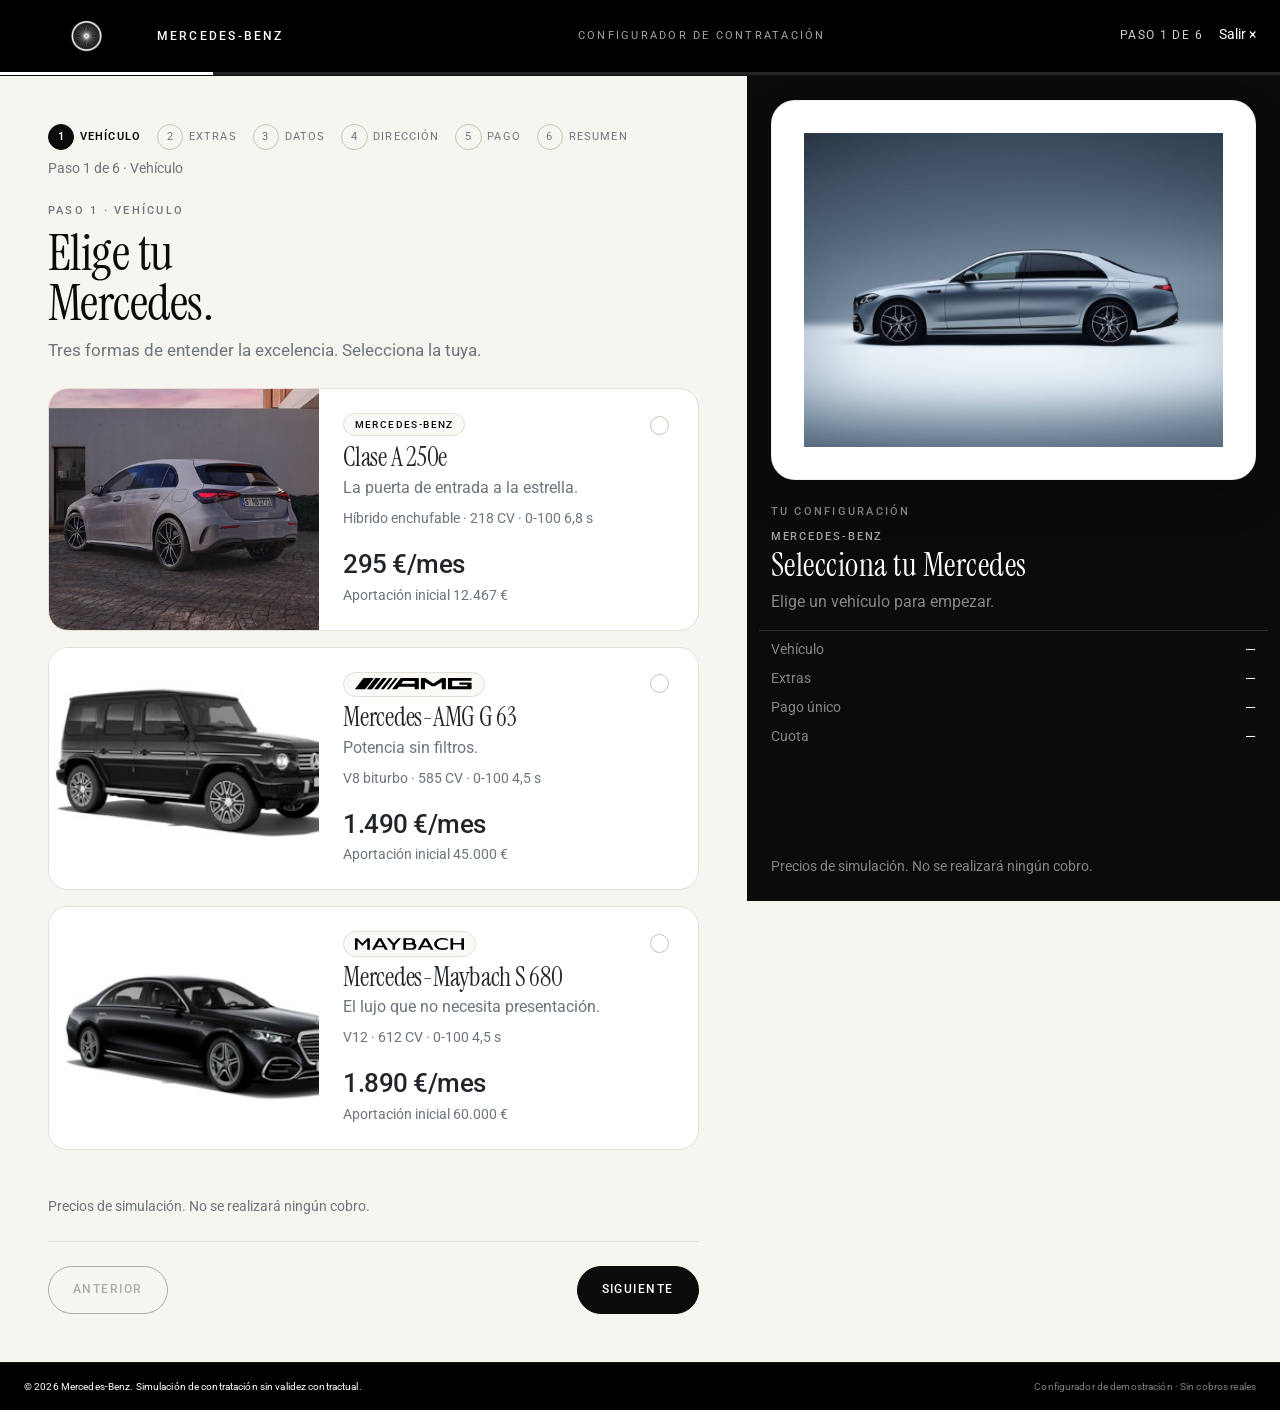
<file: contratacion.html>
<!DOCTYPE html>
<html lang="es">

<head>
    <meta charset="UTF-8">
    <meta name="viewport" content="width=device-width, initial-scale=1.0">
    <title>Configurador de contratación | Mercedes-Benz</title>
    <meta name="description"
        content="Configura y simula la contratación de tu Mercedes-Benz en seis pasos. Precios de simulación, sin cobros reales.">
    <link rel="icon" href="images/logo-140years.gif" type="image/gif">
    <link rel="stylesheet" href="css/bootstrap.min.css">
    <link rel="stylesheet" href="css/custom-css.css">
    <link rel="stylesheet" href="css/contratacion.css">
    <link rel="preconnect" href="https://fonts.googleapis.com">
    <link rel="preconnect" href="https://fonts.gstatic.com" crossorigin>
    <link
        href="https://fonts.googleapis.com/css2?family=Instrument+Serif:ital@0;1&family=Roboto:ital,wght@0,100..900;1,100..900&display=swap"
        rel="stylesheet">
</head>

<body class="config-page">

    <a class="visually-hidden-focusable" href="#contenidoConfigurador">Saltar al contenido</a>

    <noscript>
        <div class="alert alert-warning rounded-0 m-0 text-center">
            Este configurador necesita JavaScript para funcionar.
        </div>
    </noscript>

    <!-- =========================================================
         BARRA SUPERIOR DEL CONFIGURADOR
         ========================================================= -->
    <header class="config-header bg-black text-white sticky-top">
        <div class="config-header-inner d-flex align-items-center justify-content-between gap-3 px-3 px-lg-4">
            <a href="index.html"
                class="config-brand d-flex align-items-center gap-2 text-white text-decoration-none flex-shrink-0"
                aria-label="Volver a la home de Mercedes-Benz">
                <img src="images/logo-140years.gif" alt="Mercedes-Benz" class="config-brand-logo">
                <span class="config-brand-text d-none d-sm-inline">Mercedes-Benz</span>
            </a>

            <p class="config-header-title mb-0 d-none d-md-block">Configurador de contratación</p>

            <div class="config-header-meta d-flex align-items-center gap-3 flex-shrink-0">
                <span id="indicadorPasoTop" class="config-step-label text-uppercase small">Paso 1 de 6</span>
                <a href="index.html" class="config-exit text-white text-decoration-none small">
                    Salir <span aria-hidden="true">×</span>
                </a>
            </div>
        </div>

        <div class="config-progress progress" role="progressbar" aria-label="Progreso del formulario"
            aria-valuemin="1" aria-valuemax="6" aria-valuenow="1">
            <div id="barraProgreso" class="config-progress-bar progress-bar bg-white" style="width: 16.6667%"></div>
        </div>
    </header>

    <!-- =========================================================
         LAYOUT: CONTENIDO + SHOWROOM
         ========================================================= -->
    <main id="contenidoConfigurador" class="config-layout">
        <h1 class="visually-hidden">Configurador de contratación Mercedes-Benz</h1>

        <div class="row g-0">
            <!-- Columna izquierda: pasos y formulario -->
            <div class="col-12 col-xl-7 config-content">
                <div class="config-main px-3 px-md-4 px-xl-5 py-4 py-xl-5">

                    <!-- Stepper -->
                    <nav aria-label="Pasos del formulario" class="config-stepper mb-4">
                        <ol class="list-unstyled d-flex flex-wrap gap-2 gap-md-3 mb-2">
                            <li class="config-stepper-item is-active fw-semibold" data-paso-indicador="1"
                                aria-current="step">
                                <span class="config-stepper-num">1</span> Vehículo
                            </li>
                            <li class="config-stepper-item text-secondary" data-paso-indicador="2">
                                <span class="config-stepper-num">2</span> Extras
                            </li>
                            <li class="config-stepper-item text-secondary" data-paso-indicador="3">
                                <span class="config-stepper-num">3</span> Datos
                            </li>
                            <li class="config-stepper-item text-secondary" data-paso-indicador="4">
                                <span class="config-stepper-num">4</span> Dirección
                            </li>
                            <li class="config-stepper-item text-secondary" data-paso-indicador="5">
                                <span class="config-stepper-num">5</span> Pago
                            </li>
                            <li class="config-stepper-item text-secondary" data-paso-indicador="6">
                                <span class="config-stepper-num">6</span> Resumen
                            </li>
                        </ol>
                        <p id="indicadorPaso" class="small text-secondary mb-0" aria-live="polite">
                            Paso 1 de 6 · Vehículo
                        </p>
                    </nav>

                    <form id="formContratacion" class="config-form" novalidate>
                        <!-- Resumen de errores: lo rellena T10 -->
                        <div id="resumenErrores" class="alert alert-danger" role="alert" hidden></div>

                        <!-- =================================================
                             PASO 1: VEHÍCULO
                             ================================================= -->
                        <section class="config-step" id="paso-1" data-paso="1" aria-labelledby="titulo-paso-1">
                            <header class="config-step-header mb-4">
                                <p class="config-eyebrow text-uppercase small text-secondary mb-2">
                                    Paso 1 · Vehículo
                                </p>
                                <h2 id="titulo-paso-1" class="display-4 mb-2" tabindex="-1">Elige tu Mercedes.</h2>
                                <p class="config-lead text-secondary mb-0">
                                    Tres formas de entender la excelencia. Selecciona la tuya.
                                </p>
                            </header>

                            <fieldset class="config-fieldset mb-4">
                                <legend class="visually-hidden">Selecciona un vehículo</legend>

                                <div class="config-vehicle-list d-flex flex-column gap-3">

                                    <!-- Clase A 250e -->
                                    <div class="card-vehiculo card overflow-hidden position-relative">
                                        <div class="row g-0">
                                            <div class="col-sm-5 config-vehiculo-media">
                                                <img src="images/ClaseA250eSpecialEdition.jpg"
                                                    alt="Mercedes-Benz Clase A 250e"
                                                    class="w-100 h-100 object-fit-cover">
                                            </div>
                                            <div class="col-sm-7">
                                                <div class="card-body">
                                                    <div
                                                        class="d-flex justify-content-between align-items-start gap-3 mb-2">
                                                        <span class="badge card-vehiculo-badge">Mercedes-Benz</span>
                                                        <div class="form-check m-0">
                                                            <input class="form-check-input" type="radio"
                                                                name="producto" id="producto-clase-a"
                                                                value="clase-a-250e" data-linea="mercedes-benz"
                                                                data-modelo="Clase A 250e" data-precio-mensual="295"
                                                                data-precio-unico="12467"
                                                                data-imagen="images/ClaseA250eSpecialEdition.jpg"
                                                                data-tagline="La puerta de entrada a la estrella."
                                                                data-specs="Híbrido enchufable · 218 CV · 0-100 6,8 s"
                                                                data-alt="Mercedes-Benz Clase A 250e"
                                                                aria-describedby="error-producto">
                                                            <label class="form-check-label stretched-link"
                                                                for="producto-clase-a">
                                                                <span class="visually-hidden">Seleccionar Clase A
                                                                    250e</span>
                                                            </label>
                                                        </div>
                                                    </div>
                                                    <h3 class="h4 mb-1">Clase A 250e</h3>
                                                    <p class="text-secondary mb-2">La puerta de entrada a la
                                                        estrella.</p>
                                                    <p class="small text-secondary mb-3">
                                                        Híbrido enchufable · 218 CV · 0-100 6,8 s
                                                    </p>
                                                    <p class="config-vehiculo-precio mb-0"><strong>295 €/mes</strong>
                                                    </p>
                                                    <p class="small text-secondary mb-0">
                                                        Aportación inicial 12.467 €
                                                    </p>
                                                    <span class="card-vehiculo-estado" aria-hidden="true">Seleccionado</span>
                                                </div>
                                            </div>
                                        </div>
                                    </div>

                                    <!-- AMG G 63 -->
                                    <div class="card-vehiculo card overflow-hidden position-relative">
                                        <div class="row g-0">
                                            <div class="col-sm-5 config-vehiculo-media">
                                                <img src="images/coches/SUV&amp;Todoterreno2.jpg"
                                                    alt="Mercedes-AMG G 63" class="w-100 h-100 object-fit-cover">
                                            </div>
                                            <div class="col-sm-7">
                                                <div class="card-body">
                                                    <div
                                                        class="d-flex justify-content-between align-items-start gap-3 mb-2">
                                                        <span class="badge card-vehiculo-badge">
                                                            <img src="images/logo-amg.svg" alt="AMG" height="12">
                                                        </span>
                                                        <div class="form-check m-0">
                                                            <input class="form-check-input" type="radio"
                                                                name="producto" id="producto-amg" value="amg-g-63"
                                                                data-linea="amg" data-modelo="Mercedes-AMG G 63"
                                                                data-precio-mensual="1490" data-precio-unico="45000"
                                                                data-imagen="images/coches/SUV&amp;Todoterreno2.jpg"
                                                                data-tagline="Potencia sin filtros."
                                                                data-specs="V8 biturbo · 585 CV · 0-100 4,5 s"
                                                                data-alt="Mercedes-AMG G 63"
                                                                aria-describedby="error-producto">
                                                            <label class="form-check-label stretched-link"
                                                                for="producto-amg">
                                                                <span class="visually-hidden">Seleccionar
                                                                    Mercedes-AMG G 63</span>
                                                            </label>
                                                        </div>
                                                    </div>
                                                    <h3 class="h4 mb-1">Mercedes-AMG G 63</h3>
                                                    <p class="text-secondary mb-2">Potencia sin filtros.</p>
                                                    <p class="small text-secondary mb-3">
                                                        V8 biturbo · 585 CV · 0-100 4,5 s
                                                    </p>
                                                    <p class="config-vehiculo-precio mb-0"><strong>1.490
                                                            €/mes</strong></p>
                                                    <p class="small text-secondary mb-0">
                                                        Aportación inicial 45.000 €
                                                    </p>
                                                    <span class="card-vehiculo-estado" aria-hidden="true">Seleccionado</span>
                                                </div>
                                            </div>
                                        </div>
                                    </div>

                                    <!-- Maybach S 680 -->
                                    <div class="card-vehiculo card overflow-hidden position-relative">
                                        <div class="row g-0">
                                            <div class="col-sm-5 config-vehiculo-media">
                                                <img src="images/coches/Berlina1.jpg"
                                                    alt="Mercedes-Maybach S 680"
                                                    class="w-100 h-100 object-fit-cover">
                                            </div>
                                            <div class="col-sm-7">
                                                <div class="card-body">
                                                    <div
                                                        class="d-flex justify-content-between align-items-start gap-3 mb-2">
                                                        <span class="badge card-vehiculo-badge">
                                                            <img src="images/logo-maybach.svg" alt="Maybach"
                                                                height="12">
                                                        </span>
                                                        <div class="form-check m-0">
                                                            <input class="form-check-input" type="radio"
                                                                name="producto" id="producto-maybach"
                                                                value="maybach-s-680" data-linea="maybach"
                                                                data-modelo="Mercedes-Maybach S 680"
                                                                data-precio-mensual="1890" data-precio-unico="60000"
                                                                data-imagen="images/coches/Berlina1.jpg"
                                                                data-tagline="El lujo que no necesita presentación."
                                                                data-specs="V12 · 612 CV · 0-100 4,5 s"
                                                                data-alt="Mercedes-Maybach S 680"
                                                                aria-describedby="error-producto">
                                                            <label class="form-check-label stretched-link"
                                                                for="producto-maybach">
                                                                <span class="visually-hidden">Seleccionar
                                                                    Mercedes-Maybach S 680</span>
                                                            </label>
                                                        </div>
                                                    </div>
                                                    <h3 class="h4 mb-1">Mercedes-Maybach S 680</h3>
                                                    <p class="text-secondary mb-2">El lujo que no necesita
                                                        presentación.</p>
                                                    <p class="small text-secondary mb-3">
                                                        V12 · 612 CV · 0-100 4,5 s
                                                    </p>
                                                    <p class="config-vehiculo-precio mb-0"><strong>1.890
                                                            €/mes</strong></p>
                                                    <p class="small text-secondary mb-0">
                                                        Aportación inicial 60.000 €
                                                    </p>
                                                    <span class="card-vehiculo-estado" aria-hidden="true">Seleccionado</span>
                                                </div>
                                            </div>
                                        </div>
                                    </div>

                                </div>
                                <p class="campo-error" id="error-producto" aria-live="polite"></p>
                            </fieldset>

                            <p class="small text-secondary mb-0">
                                Precios de simulación. No se realizará ningún cobro.
                            </p>
                        </section>

                        <!-- =================================================
                             PASO 2: EXTRAS (T5)
                             ================================================= -->
                        <section class="config-step" id="paso-2" data-paso="2" aria-labelledby="titulo-paso-2" hidden>
                            <header class="config-step-header mb-4">
                                <p class="config-eyebrow text-uppercase small text-secondary mb-2">
                                    Paso 2 · Extras
                                </p>
                                <h2 id="titulo-paso-2" class="display-4 mb-2" tabindex="-1">Hazlo tuyo.</h2>
                                <p class="config-lead text-secondary mb-0">
                                    Añade solo lo que necesitas. Puedes cambiar de idea cuando quieras.
                                </p>
                            </header>
                            <div id="extrasAviso" class="extras-aviso" role="status" hidden></div>

                            <section class="extras-grupo" aria-labelledby="extras-servicios">
                                <h3 id="extras-servicios" class="extras-grupo-titulo">Servicios</h3>
                                <div class="row g-3">
                                    <div class="col-md-6">
                                        <label class="card-extra" for="extra-mantenimiento">
                                            <span class="card-extra-icono" aria-hidden="true">
                                                <svg xmlns="http://www.w3.org/2000/svg" viewBox="0 0 24 24"
                                                    fill="none" stroke="currentColor" stroke-width="1.5"
                                                    stroke-linecap="round" stroke-linejoin="round">
                                                    <path
                                                        d="M14.7 6.3a4 4 0 0 0-5.4 5.4L3 18l3 3 6.3-6.3a4 4 0 0 0 5.4-5.4l-2.8 2.8-2.5-.7-.7-2.5 2.8-2.8Z" />
                                                </svg>
                                            </span>
                                            <span class="card-extra-cuerpo">
                                                <span class="card-extra-titulo">Mantenimiento y neumáticos</span>
                                                <span class="card-extra-desc">Revisiones, mantenimiento y neumáticos
                                                    incluidos.</span>
                                                <span class="card-extra-precio">35 €/mes</span>
                                                <span class="card-extra-tipo">Recurrente</span>
                                            </span>
                                            <span class="card-extra-control">
                                                <input class="form-check-input" type="checkbox"
                                                    id="extra-mantenimiento" name="extras" value="mantenimiento"
                                                    data-nombre="Mantenimiento y neumáticos" data-precio-mensual="35"
                                                    data-precio-unico="0" data-tipo="mensual" disabled>
                                            </span>
                                        </label>
                                    </div>
                                    <div class="col-md-6">
                                        <label class="card-extra" for="extra-seguro">
                                            <span class="card-extra-icono" aria-hidden="true">
                                                <svg xmlns="http://www.w3.org/2000/svg" viewBox="0 0 24 24"
                                                    fill="none" stroke="currentColor" stroke-width="1.5"
                                                    stroke-linecap="round" stroke-linejoin="round">
                                                    <path d="M12 3l7 3v5c0 4.4-2.9 7.4-7 9-4.1-1.6-7-4.6-7-9V6l7-3Z" />
                                                    <path d="m9 12 2 2 4-4" />
                                                </svg>
                                            </span>
                                            <span class="card-extra-cuerpo">
                                                <span class="card-extra-titulo">Seguro a todo riesgo</span>
                                                <span class="card-extra-desc">Cobertura completa con franquicia
                                                    reducida.</span>
                                                <span class="card-extra-precio">45 €/mes</span>
                                                <span class="card-extra-tipo">Recurrente</span>
                                            </span>
                                            <span class="card-extra-control">
                                                <input class="form-check-input" type="checkbox" id="extra-seguro"
                                                    name="extras" value="seguro" data-nombre="Seguro a todo riesgo"
                                                    data-precio-mensual="45" data-precio-unico="0" data-tipo="mensual"
                                                    disabled>
                                            </span>
                                        </label>
                                    </div>
                                </div>
                            </section>

                            <section class="extras-grupo" aria-labelledby="extras-tecnologia-confort">
                                <h3 id="extras-tecnologia-confort" class="extras-grupo-titulo">Tecnología y confort</h3>
                                <div class="row g-3">
                                    <div class="col-md-6">
                                        <label class="card-extra" for="extra-wallbox">
                                            <span class="card-extra-icono" aria-hidden="true">
                                                <svg xmlns="http://www.w3.org/2000/svg" viewBox="0 0 24 24"
                                                    fill="none" stroke="currentColor" stroke-width="1.5"
                                                    stroke-linecap="round" stroke-linejoin="round">
                                                    <path d="M13 2 4 14h6l-1 8 9-12h-6l1-8Z" />
                                                </svg>
                                            </span>
                                            <span class="card-extra-cuerpo">
                                                <span class="card-extra-titulo">Wallbox y instalación</span>
                                                <span class="card-extra-desc">Cargador doméstico instalado en tu
                                                    plaza.</span>
                                                <span class="card-extra-precio">1.200 €</span>
                                                <span class="card-extra-tipo">Pago único</span>
                                                <span class="card-extra-nota">Solo disponible para Clase A 250e.</span>
                                            </span>
                                            <span class="card-extra-control">
                                                <input class="form-check-input" type="checkbox" id="extra-wallbox"
                                                    name="extras" value="wallbox" data-nombre="Wallbox y instalación"
                                                    data-precio-mensual="0" data-precio-unico="1200" data-tipo="unico"
                                                    data-requiere="clase-a-250e"
                                                    data-requiere-texto="Clase A 250e" disabled>
                                            </span>
                                        </label>
                                    </div>
                                    <div class="col-md-6">
                                        <label class="card-extra" for="extra-amg-night">
                                            <span class="card-extra-icono" aria-hidden="true">
                                                <svg xmlns="http://www.w3.org/2000/svg" viewBox="0 0 24 24"
                                                    fill="none" stroke="currentColor" stroke-width="1.5"
                                                    stroke-linecap="round" stroke-linejoin="round">
                                                    <path
                                                        d="m12 3 2.6 5.3 5.9.9-4.3 4.2 1 5.9-5.2-2.8-5.2 2.8 1-5.9L3.5 9.2l5.9-.9L12 3Z" />
                                                </svg>
                                            </span>
                                            <span class="card-extra-cuerpo">
                                                <span class="card-extra-titulo">Pack AMG Night</span>
                                                <span class="card-extra-desc">Detalles exteriores e interiores de
                                                    inspiración AMG.</span>
                                                <span class="card-extra-precio">1.500 €</span>
                                                <span class="card-extra-tipo">Pago único</span>
                                                <span class="card-extra-nota">Solo disponible para AMG G 63 · No
                                                    compatible con Pack Confort.</span>
                                            </span>
                                            <span class="card-extra-control">
                                                <input class="form-check-input" type="checkbox" id="extra-amg-night"
                                                    name="extras" value="pack-amg-night" data-nombre="Pack AMG Night"
                                                    data-precio-mensual="0" data-precio-unico="1500" data-tipo="unico"
                                                    data-requiere="amg-g-63" data-requiere-texto="Mercedes-AMG G 63"
                                                    data-incompatible="extra-confort" disabled>
                                            </span>
                                        </label>
                                    </div>
                                    <div class="col-md-6">
                                        <label class="card-extra" for="extra-chofer">
                                            <span class="card-extra-icono" aria-hidden="true">
                                                <svg xmlns="http://www.w3.org/2000/svg" viewBox="0 0 24 24"
                                                    fill="none" stroke="currentColor" stroke-width="1.5"
                                                    stroke-linecap="round" stroke-linejoin="round">
                                                    <circle cx="12" cy="8" r="3" />
                                                    <path d="M5 21a7 7 0 0 1 14 0" />
                                                </svg>
                                            </span>
                                            <span class="card-extra-cuerpo">
                                                <span class="card-extra-titulo">Pack Chófer</span>
                                                <span class="card-extra-desc">Asientos executive y experiencia
                                                    trasera premium.</span>
                                                <span class="card-extra-precio">2.500 €</span>
                                                <span class="card-extra-tipo">Pago único</span>
                                                <span class="card-extra-nota">Solo disponible para Maybach S 680.</span>
                                            </span>
                                            <span class="card-extra-control">
                                                <input class="form-check-input" type="checkbox" id="extra-chofer"
                                                    name="extras" value="pack-chofer" data-nombre="Pack Chófer"
                                                    data-precio-mensual="0" data-precio-unico="2500" data-tipo="unico"
                                                    data-requiere="maybach-s-680"
                                                    data-requiere-texto="Mercedes-Maybach S 680" disabled>
                                            </span>
                                        </label>
                                    </div>
                                    <div class="col-md-6">
                                        <label class="card-extra" for="extra-confort">
                                            <span class="card-extra-icono" aria-hidden="true">
                                                <svg xmlns="http://www.w3.org/2000/svg" viewBox="0 0 24 24"
                                                    fill="none" stroke="currentColor" stroke-width="1.5"
                                                    stroke-linecap="round" stroke-linejoin="round">
                                                    <path d="M5 11V8a3 3 0 0 1 3-3h8a3 3 0 0 1 3 3v3" />
                                                    <path d="M5 11h14v6a3 3 0 0 1-3 3H8a3 3 0 0 1-3-3v-6Z" />
                                                    <path d="M7 17h10" />
                                                </svg>
                                            </span>
                                            <span class="card-extra-cuerpo">
                                                <span class="card-extra-titulo">Pack Confort</span>
                                                <span class="card-extra-desc">Asientos ventilados, masaje y confort
                                                    adicional.</span>
                                                <span class="card-extra-precio">900 €</span>
                                                <span class="card-extra-tipo">Pago único</span>
                                                <span class="card-extra-nota">No compatible con Pack AMG Night.</span>
                                            </span>
                                            <span class="card-extra-control">
                                                <input class="form-check-input" type="checkbox" id="extra-confort"
                                                    name="extras" value="pack-confort" data-nombre="Pack Confort"
                                                    data-precio-mensual="0" data-precio-unico="900" data-tipo="unico"
                                                    data-incompatible="extra-amg-night" disabled>
                                            </span>
                                        </label>
                                    </div>
                                </div>
                            </section>

                            <p class="campo-error" id="error-extras" aria-live="polite"></p>

                            <div class="extras-resumen" aria-live="polite">
                                <p class="extras-resumen-titulo mb-1">Tu selección</p>
                                <p id="extrasResumenTexto" class="mb-0">Sin extras seleccionados.</p>
                            </div>
                        </section>

                        <!-- =================================================
                             PASO 3: DATOS PERSONALES (T6)
                             ================================================= -->
                        <section class="config-step" id="paso-3" data-paso="3" aria-labelledby="titulo-paso-3" hidden>
                            <header class="config-step-header mb-4">
                                <p class="config-eyebrow text-uppercase small text-secondary mb-2">
                                    Paso 3 · Datos
                                </p>
                                <h2 id="titulo-paso-3" class="display-4 mb-2" tabindex="-1">Cuéntanos quién eres.</h2>
                                <p class="config-lead text-secondary mb-0">
                                    Necesitamos tus datos para preparar la solicitud. Debes ser mayor de 18 años.
                                </p>
                            </header>
                            <div class="datos-panel">
                                <p class="config-eyebrow mb-3">Persona contratante</p>

                                <div class="row g-3 g-md-4">
                                    <div class="col-md-6">
                                        <div class="campo">
                                            <label class="campo-label" for="nombre">Nombre</label>
                                            <input class="campo-input" id="nombre" name="nombre" type="text"
                                                autocomplete="given-name" placeholder="Ana"
                                                aria-describedby="ayuda-nombre error-nombre" required>
                                            <p class="campo-help" id="ayuda-nombre">Tal como aparece en tu DNI.</p>
                                            <p class="campo-error" id="error-nombre" aria-live="polite"></p>
                                        </div>
                                    </div>
                                    <div class="col-md-6">
                                        <div class="campo">
                                            <label class="campo-label" for="apellidos">Apellidos</label>
                                            <input class="campo-input" id="apellidos" name="apellidos" type="text"
                                                autocomplete="family-name" placeholder="García López"
                                                aria-describedby="ayuda-apellidos error-apellidos" required>
                                            <p class="campo-help" id="ayuda-apellidos">Incluye los dos apellidos si los
                                                tienes.</p>
                                            <p class="campo-error" id="error-apellidos" aria-live="polite"></p>
                                        </div>
                                    </div>
                                    <div class="col-md-6">
                                        <div class="campo">
                                            <label class="campo-label" for="dni">DNI</label>
                                            <input class="campo-input" id="dni" name="dni" type="text"
                                                autocomplete="off" inputmode="text" maxlength="9"
                                                placeholder="12345678Z" aria-describedby="ayuda-dni error-dni" required>
                                            <p class="campo-help" id="ayuda-dni">8 cifras y letra de control.</p>
                                            <p class="campo-error" id="error-dni" aria-live="polite"></p>
                                        </div>
                                    </div>
                                    <div class="col-md-6">
                                        <div class="campo">
                                            <label class="campo-label" for="fechaNacimiento">Fecha de nacimiento</label>
                                            <input class="campo-input" id="fechaNacimiento" name="fechaNacimiento"
                                                type="date" autocomplete="bday"
                                                aria-describedby="ayuda-fechaNacimiento error-fechaNacimiento" required>
                                            <p class="campo-help" id="ayuda-fechaNacimiento">Debes tener al menos 18 años.
                                            </p>
                                            <p class="campo-error" id="error-fechaNacimiento" aria-live="polite"></p>
                                        </div>
                                    </div>
                                    <div class="col-md-6">
                                        <div class="campo">
                                            <label class="campo-label" for="email">Correo electrónico</label>
                                            <input class="campo-input" id="email" name="email" type="email"
                                                autocomplete="email" inputmode="email"
                                                placeholder="ana.garcia@example.com"
                                                aria-describedby="ayuda-email error-email" required>
                                            <p class="campo-help" id="ayuda-email">Te enviaremos la confirmación de la
                                                solicitud.</p>
                                            <p class="campo-error" id="error-email" aria-live="polite"></p>
                                        </div>
                                    </div>
                                    <div class="col-md-6">
                                        <div class="campo">
                                            <label class="campo-label" for="emailConfirmacion">Confirma tu correo</label>
                                            <input class="campo-input" id="emailConfirmacion" name="emailConfirmacion"
                                                type="email" autocomplete="email" inputmode="email"
                                                placeholder="ana.garcia@example.com"
                                                aria-describedby="ayuda-emailConfirmacion error-emailConfirmacion"
                                                required>
                                            <p class="campo-help" id="ayuda-emailConfirmacion">Debe coincidir con el correo
                                                anterior.</p>
                                            <p class="campo-error" id="error-emailConfirmacion" aria-live="polite"></p>
                                        </div>
                                    </div>
                                    <div class="col-md-6">
                                        <div class="campo">
                                            <label class="campo-label" for="telefono">Teléfono</label>
                                            <input class="campo-input" id="telefono" name="telefono" type="tel"
                                                autocomplete="tel" inputmode="tel" maxlength="15"
                                                placeholder="612 345 678"
                                                aria-describedby="ayuda-telefono error-telefono" required>
                                            <p class="campo-help" id="ayuda-telefono">9 cifras. Puedes usar espacios o el
                                                prefijo +34.</p>
                                            <p class="campo-error" id="error-telefono" aria-live="polite"></p>
                                        </div>
                                    </div>
                                    <div class="col-md-6 d-flex">
                                        <div class="datos-nota">
                                            <svg xmlns="http://www.w3.org/2000/svg" viewBox="0 0 24 24" width="20"
                                                height="20" fill="none" stroke="currentColor" stroke-width="1.5"
                                                stroke-linecap="round" stroke-linejoin="round" aria-hidden="true">
                                                <rect x="4" y="10" width="16" height="11" rx="2"></rect>
                                                <path d="M8 10V7a4 4 0 0 1 8 0v3"></path>
                                            </svg>
                                            <p class="mb-0">Tus datos se usan solo para esta simulación. No se envían a
                                                ningún servidor.</p>
                                        </div>
                                    </div>
                                </div>
                            </div>
                        </section>

                        <!-- =================================================
                             PASO 4: DIRECCIÓN (T7)
                             ================================================= -->
                        <section class="config-step" id="paso-4" data-paso="4" aria-labelledby="titulo-paso-4" hidden>
                            <header class="config-step-header mb-4">
                                <p class="config-eyebrow text-uppercase small text-secondary mb-2">
                                    Paso 4 · Dirección
                                </p>
                                <h2 id="titulo-paso-4" class="display-4 mb-2" tabindex="-1">
                                    ¿Dónde te llevamos tu Mercedes?
                                </h2>
                                <p class="config-lead text-secondary mb-0">
                                    Solo admitimos direcciones de España.
                                </p>
                            </header>
                            <div class="direccion-panel">
                                <div class="d-flex justify-content-between align-items-center gap-3 mb-3">
                                    <p class="config-eyebrow mb-0">Dirección de entrega</p>
                                    <span class="direccion-pais">Solo España</span>
                                </div>

                                <div class="row g-3 g-md-4">
                                    <div class="col-md-4">
                                        <div class="campo">
                                            <label class="campo-label" for="tipoVia">Tipo de vía</label>
                                            <select class="campo-select" id="tipoVia" name="tipoVia"
                                                autocomplete="off" aria-describedby="ayuda-tipoVia error-tipoVia"
                                                required>
                                                <option value="" selected disabled>Selecciona</option>
                                                <option value="Calle">Calle</option>
                                                <option value="Avenida">Avenida</option>
                                                <option value="Plaza">Plaza</option>
                                                <option value="Paseo">Paseo</option>
                                                <option value="Camino">Camino</option>
                                                <option value="Ronda">Ronda</option>
                                                <option value="Carretera">Carretera</option>
                                                <option value="Travesía">Travesía</option>
                                            </select>
                                            <p class="campo-help" id="ayuda-tipoVia">Calle, avenida, plaza...</p>
                                            <p class="campo-error" id="error-tipoVia" aria-live="polite"></p>
                                        </div>
                                    </div>
                                    <div class="col-md-8">
                                        <div class="campo">
                                            <label class="campo-label" for="nombreVia">Nombre de la vía</label>
                                            <input class="campo-input" id="nombreVia" name="nombreVia" type="text"
                                                autocomplete="address-line1" placeholder="Alcalá"
                                                aria-describedby="ayuda-nombreVia error-nombreVia" required>
                                            <p class="campo-help" id="ayuda-nombreVia">Sin incluir el número.</p>
                                            <p class="campo-error" id="error-nombreVia" aria-live="polite"></p>
                                        </div>
                                    </div>
                                    <div class="col-md-4">
                                        <div class="campo">
                                            <label class="campo-label" for="numero">Número</label>
                                            <input class="campo-input" id="numero" name="numero" type="text"
                                                autocomplete="off" inputmode="text" placeholder="50"
                                                aria-describedby="ayuda-numero error-numero" required>
                                            <p class="campo-help" id="ayuda-numero">Número o “s/n”.</p>
                                            <p class="campo-error" id="error-numero" aria-live="polite"></p>
                                        </div>
                                    </div>
                                    <div class="col-md-4">
                                        <div class="campo">
                                            <label class="campo-label" for="piso">Piso / puerta <span
                                                    class="campo-opcional">(opcional)</span></label>
                                            <input class="campo-input" id="piso" name="piso" type="text"
                                                autocomplete="address-line2" placeholder="3º B"
                                                aria-describedby="ayuda-piso error-piso">
                                            <p class="campo-help" id="ayuda-piso">Piso, puerta o escalera.</p>
                                            <p class="campo-error" id="error-piso" aria-live="polite"></p>
                                        </div>
                                    </div>
                                    <div class="col-md-4">
                                        <div class="campo">
                                            <label class="campo-label" for="codigoPostal">Código postal</label>
                                            <input class="campo-input" id="codigoPostal" name="codigoPostal"
                                                type="text" autocomplete="postal-code" inputmode="numeric"
                                                maxlength="5" placeholder="28014"
                                                aria-describedby="ayuda-codigoPostal error-codigoPostal" required>
                                            <p class="campo-help" id="ayuda-codigoPostal">5 cifras. El prefijo debe
                                                coincidir con la provincia.</p>
                                            <p class="campo-error" id="error-codigoPostal" aria-live="polite"></p>
                                        </div>
                                    </div>
                                    <div class="col-md-6">
                                        <div class="campo">
                                            <label class="campo-label" for="localidad">Localidad</label>
                                            <input class="campo-input" id="localidad" name="localidad" type="text"
                                                autocomplete="address-level2" placeholder="Madrid"
                                                aria-describedby="ayuda-localidad error-localidad" required>
                                            <p class="campo-help" id="ayuda-localidad">Municipio de la dirección.</p>
                                            <p class="campo-error" id="error-localidad" aria-live="polite"></p>
                                        </div>
                                    </div>
                                    <div class="col-md-6">
                                        <div class="campo">
                                            <label class="campo-label" for="provincia">Provincia</label>
                                            <select class="campo-select" id="provincia" name="provincia"
                                                autocomplete="address-level1"
                                                aria-describedby="ayuda-provincia error-provincia" required>
                                                <option value="" selected disabled>Selecciona una provincia</option>
                                                <option value="01">Álava</option>
                                                <option value="02">Albacete</option>
                                                <option value="03">Alicante</option>
                                                <option value="04">Almería</option>
                                                <option value="05">Ávila</option>
                                                <option value="06">Badajoz</option>
                                                <option value="07">Illes Balears</option>
                                                <option value="08">Barcelona</option>
                                                <option value="09">Burgos</option>
                                                <option value="10">Cáceres</option>
                                                <option value="11">Cádiz</option>
                                                <option value="12">Castellón</option>
                                                <option value="13">Ciudad Real</option>
                                                <option value="14">Córdoba</option>
                                                <option value="15">A Coruña</option>
                                                <option value="16">Cuenca</option>
                                                <option value="17">Girona</option>
                                                <option value="18">Granada</option>
                                                <option value="19">Guadalajara</option>
                                                <option value="20">Gipuzkoa</option>
                                                <option value="21">Huelva</option>
                                                <option value="22">Huesca</option>
                                                <option value="23">Jaén</option>
                                                <option value="24">León</option>
                                                <option value="25">Lleida</option>
                                                <option value="26">La Rioja</option>
                                                <option value="27">Lugo</option>
                                                <option value="28">Madrid</option>
                                                <option value="29">Málaga</option>
                                                <option value="30">Murcia</option>
                                                <option value="31">Navarra</option>
                                                <option value="32">Ourense</option>
                                                <option value="33">Asturias</option>
                                                <option value="34">Palencia</option>
                                                <option value="35">Las Palmas</option>
                                                <option value="36">Pontevedra</option>
                                                <option value="37">Salamanca</option>
                                                <option value="38">Santa Cruz de Tenerife</option>
                                                <option value="39">Cantabria</option>
                                                <option value="40">Segovia</option>
                                                <option value="41">Sevilla</option>
                                                <option value="42">Soria</option>
                                                <option value="43">Tarragona</option>
                                                <option value="44">Teruel</option>
                                                <option value="45">Toledo</option>
                                                <option value="46">Valencia</option>
                                                <option value="47">Valladolid</option>
                                                <option value="48">Bizkaia</option>
                                                <option value="49">Zamora</option>
                                                <option value="50">Zaragoza</option>
                                                <option value="51">Ceuta</option>
                                                <option value="52">Melilla</option>
                                            </select>
                                            <p class="campo-help" id="ayuda-provincia">Debe coincidir con el prefijo del
                                                código postal.</p>
                                            <p class="campo-error" id="error-provincia" aria-live="polite"></p>
                                        </div>
                                    </div>
                                </div>
                            </div>
                        </section>

                        <!-- =================================================
                             PASO 5: PAGO (T8)
                             ================================================= -->
                        <section class="config-step" id="paso-5" data-paso="5" aria-labelledby="titulo-paso-5" hidden>
                            <header class="config-step-header mb-4">
                                <p class="config-eyebrow text-uppercase small text-secondary mb-2">
                                    Paso 5 · Pago
                                </p>
                                <h2 id="titulo-paso-5" class="display-4 mb-2" tabindex="-1">Elige cómo pagar.</h2>
                                <p class="config-lead text-secondary mb-0">
                                    Domiciliación bancaria o tarjeta simulada. No se realizará ningún cargo.
                                </p>
                            </header>
                            <fieldset class="pago-metodos">
                                <legend class="visually-hidden">Método de pago</legend>
                                <div class="row g-3">
                                    <div class="col-md-6">
                                        <label class="pago-opcion" for="metodoDomiciliacion">
                                            <span class="pago-opcion-icono" aria-hidden="true">
                                                <svg xmlns="http://www.w3.org/2000/svg" viewBox="0 0 24 24" width="22"
                                                    height="22" fill="none" stroke="currentColor" stroke-width="1.5"
                                                    stroke-linecap="round" stroke-linejoin="round">
                                                    <path d="M3 10h18"></path>
                                                    <path d="M5 10V7l7-4 7 4v3"></path>
                                                    <path d="M5 10v9h14v-9"></path>
                                                    <path d="M9 19v-5h6v5"></path>
                                                </svg>
                                            </span>
                                            <span class="pago-opcion-cuerpo">
                                                <span class="pago-opcion-titulo">Domiciliación bancaria</span>
                                                <span class="pago-opcion-desc">Cargo mensual en tu cuenta.</span>
                                            </span>
                                            <span class="pago-opcion-control">
                                                <input class="form-check-input" type="radio" name="metodoPago"
                                                    id="metodoDomiciliacion" value="domiciliacion" checked>
                                            </span>
                                        </label>
                                    </div>
                                    <div class="col-md-6">
                                        <label class="pago-opcion" for="metodoTarjeta">
                                            <span class="pago-opcion-icono" aria-hidden="true">
                                                <svg xmlns="http://www.w3.org/2000/svg" viewBox="0 0 24 24" width="22"
                                                    height="22" fill="none" stroke="currentColor" stroke-width="1.5"
                                                    stroke-linecap="round" stroke-linejoin="round">
                                                    <rect x="3" y="5" width="18" height="14" rx="2"></rect>
                                                    <path d="M3 10h18"></path>
                                                    <path d="M7 15h3"></path>
                                                </svg>
                                            </span>
                                            <span class="pago-opcion-cuerpo">
                                                <span class="pago-opcion-titulo">Tarjeta</span>
                                                <span class="pago-opcion-desc">Tarjeta simulada, sin cobros
                                                    reales.</span>
                                            </span>
                                            <span class="pago-opcion-control">
                                                <input class="form-check-input" type="radio" name="metodoPago"
                                                    id="metodoTarjeta" value="tarjeta">
                                            </span>
                                        </label>
                                    </div>
                                </div>
                            </fieldset>

                            <p class="campo-error" id="error-metodoPago" aria-live="polite"></p>

                            <div id="pagoDomiciliacion" class="pago-panel mt-4" role="group"
                                aria-labelledby="tituloPagoDomiciliacion">
                                <h3 id="tituloPagoDomiciliacion" class="pago-panel-titulo">Datos de la domiciliación</h3>
                                <div class="row g-3 g-md-4">
                                    <div class="col-md-6">
                                        <div class="campo">
                                            <label class="campo-label" for="titularCuenta">Titular de la cuenta</label>
                                            <input class="campo-input" id="titularCuenta" name="titularCuenta"
                                                type="text" autocomplete="name" placeholder="Ana García López"
                                                aria-describedby="ayuda-titularCuenta error-titularCuenta" required>
                                            <p class="campo-help" id="ayuda-titularCuenta">Tal como aparece en la cuenta.
                                            </p>
                                            <p class="campo-error" id="error-titularCuenta" aria-live="polite"></p>
                                        </div>
                                    </div>
                                    <div class="col-md-6">
                                        <div class="campo">
                                            <label class="campo-label" for="iban">IBAN</label>
                                            <input class="campo-input" id="iban" name="iban" type="text"
                                                autocomplete="off" inputmode="text" maxlength="34"
                                                placeholder="ES91 2100 0418 4502 0005 1332"
                                                aria-describedby="ayuda-iban error-iban" required>
                                            <p class="campo-help" id="ayuda-iban">IBAN español: ES + 22 cifras. Puedes
                                                usar espacios.</p>
                                            <p class="campo-error" id="error-iban" aria-live="polite"></p>
                                        </div>
                                    </div>
                                </div>
                                <p class="pago-nota">No se realizará ningún cargo. Esta es una simulación.</p>
                            </div>

                            <div id="pagoTarjeta" class="pago-panel mt-4" role="group"
                                aria-labelledby="tituloPagoTarjeta" hidden>
                                <h3 id="tituloPagoTarjeta" class="pago-panel-titulo">Datos de la tarjeta</h3>

                                <div class="tarjeta-simulada mb-4" aria-hidden="true">
                                    <div class="d-flex justify-content-between align-items-start">
                                        <img src="images/logo-140years.gif" alt=""
                                            class="tarjeta-simulada-logo">
                                        <span class="tarjeta-simulada-chip"></span>
                                    </div>
                                    <p class="tarjeta-simulada-numero" id="tarjetaVisualNumero">•••• •••• •••• ••••</p>
                                    <div class="tarjeta-simulada-pie">
                                        <span id="tarjetaVisualTitular">TITULAR</span>
                                        <span id="tarjetaVisualCaducidad">MM/AA</span>
                                    </div>
                                </div>

                                <div class="row g-3 g-md-4">
                                    <div class="col-md-6">
                                        <div class="campo">
                                            <label class="campo-label" for="titularTarjeta">Titular de la tarjeta</label>
                                            <input class="campo-input" id="titularTarjeta" name="titularTarjeta"
                                                type="text" autocomplete="cc-name" placeholder="Ana García López"
                                                aria-describedby="ayuda-titularTarjeta error-titularTarjeta" required
                                                disabled>
                                            <p class="campo-help" id="ayuda-titularTarjeta">Tal como aparece en la
                                                tarjeta.</p>
                                            <p class="campo-error" id="error-titularTarjeta" aria-live="polite"></p>
                                        </div>
                                    </div>
                                    <div class="col-md-6">
                                        <div class="campo">
                                            <label class="campo-label" for="numeroTarjeta">Número de tarjeta</label>
                                            <input class="campo-input" id="numeroTarjeta" name="numeroTarjeta"
                                                type="text" autocomplete="cc-number" inputmode="numeric"
                                                maxlength="19" placeholder="4242 4242 4242 4242"
                                                aria-describedby="ayuda-numeroTarjeta error-numeroTarjeta" required
                                                disabled>
                                            <p class="campo-help" id="ayuda-numeroTarjeta">16 cifras. Tarjeta simulada.
                                            </p>
                                            <p class="campo-error" id="error-numeroTarjeta" aria-live="polite"></p>
                                        </div>
                                    </div>
                                    <div class="col-md-6">
                                        <div class="campo">
                                            <label class="campo-label" for="caducidad">Caducidad</label>
                                            <input class="campo-input" id="caducidad" name="caducidad" type="text"
                                                autocomplete="cc-exp" inputmode="numeric" maxlength="5"
                                                placeholder="MM/AA" aria-describedby="ayuda-caducidad error-caducidad"
                                                required disabled>
                                            <p class="campo-help" id="ayuda-caducidad">Formato MM/AA, no anterior al mes
                                                actual.</p>
                                            <p class="campo-error" id="error-caducidad" aria-live="polite"></p>
                                        </div>
                                    </div>
                                    <div class="col-md-6">
                                        <div class="campo">
                                            <label class="campo-label" for="cvv">CVV</label>
                                            <input class="campo-input" id="cvv" name="cvv" type="text"
                                                autocomplete="cc-csc" inputmode="numeric" maxlength="3"
                                                placeholder="123" aria-describedby="ayuda-cvv error-cvv" required
                                                disabled>
                                            <p class="campo-help" id="ayuda-cvv">3 cifras del reverso de la tarjeta.</p>
                                            <p class="campo-error" id="error-cvv" aria-live="polite"></p>
                                        </div>
                                    </div>
                                </div>
                                <p class="pago-nota">Simulación: no se realizará ningún cargo.</p>
                            </div>
                        </section>

                        <!-- =================================================
                             PASO 6: RESUMEN Y CONFIRMACIÓN (T9)
                             ================================================= -->
                        <section class="config-step" id="paso-6" data-paso="6" aria-labelledby="titulo-paso-6" hidden>
                            <header class="config-step-header mb-4">
                                <p class="config-eyebrow text-uppercase small text-secondary mb-2">
                                    Paso 6 · Resumen
                                </p>
                                <h2 id="titulo-paso-6" class="display-4 mb-2" tabindex="-1">Revisa y confirma.</h2>
                                <p class="config-lead text-secondary mb-0">
                                    Comprueba tu configuración antes de enviar la solicitud.
                                </p>
                            </header>
                            <div class="resumen-bloque">
                                <div class="resumen-bloque-header">
                                    <h3 class="resumen-bloque-titulo">Vehículo</h3>
                                    <button type="button" class="resumen-editar" data-ir-a="1">Editar</button>
                                </div>
                                <div id="resumenProducto"></div>
                            </div>

                            <div class="resumen-bloque">
                                <div class="resumen-bloque-header">
                                    <h3 class="resumen-bloque-titulo">Extras</h3>
                                    <button type="button" class="resumen-editar" data-ir-a="2">Editar</button>
                                </div>
                                <div id="resumenExtras"></div>
                            </div>

                            <div class="resumen-bloque">
                                <div class="resumen-bloque-header">
                                    <h3 class="resumen-bloque-titulo">Datos personales</h3>
                                    <button type="button" class="resumen-editar" data-ir-a="3">Editar</button>
                                </div>
                                <div id="resumenDatos"></div>
                            </div>

                            <div class="resumen-bloque">
                                <div class="resumen-bloque-header">
                                    <h3 class="resumen-bloque-titulo">Dirección</h3>
                                    <button type="button" class="resumen-editar" data-ir-a="4">Editar</button>
                                </div>
                                <div id="resumenDireccion"></div>
                            </div>

                            <div class="resumen-bloque">
                                <div class="resumen-bloque-header">
                                    <h3 class="resumen-bloque-titulo">Pago</h3>
                                    <button type="button" class="resumen-editar" data-ir-a="5">Editar</button>
                                </div>
                                <div id="resumenPago"></div>
                            </div>

                            <div class="resumen-bloque">
                                <div class="resumen-bloque-header">
                                    <h3 class="resumen-bloque-titulo">Total de la simulación</h3>
                                </div>
                                <div id="desglosePrecios">
                                    <div class="desglose">
                                        <div>
                                            <span class="desglose-label">Hoy pagas</span>
                                            <span class="desglose-cifra" id="totalHoy">—</span>
                                        </div>
                                        <div>
                                            <span class="desglose-label">Cada mes</span>
                                            <span class="desglose-cifra" id="totalMensual">—</span>
                                        </div>
                                    </div>
                                    <dl class="mb-0">
                                        <div class="resumen-fila">
                                            <dt>Aportación inicial</dt>
                                            <dd id="lineaAportacion">—</dd>
                                        </div>
                                        <div class="resumen-fila">
                                            <dt>Extras de pago único</dt>
                                            <dd id="lineaExtrasUnicos">—</dd>
                                        </div>
                                        <div class="resumen-fila">
                                            <dt>Cuota mensual</dt>
                                            <dd id="lineaCuota">—</dd>
                                        </div>
                                        <div class="resumen-fila">
                                            <dt>Extras mensuales</dt>
                                            <dd id="lineaExtrasMensuales">—</dd>
                                        </div>
                                    </dl>
                                    <p class="desglose-nota">Los pagos únicos y las cuotas se muestran por separado.
                                        Precios de simulación.</p>
                                </div>
                            </div>

                            <div class="resumen-bloque">
                                <div class="resumen-bloque-header">
                                    <h3 class="resumen-bloque-titulo">Antes de confirmar</h3>
                                </div>
                                <p class="resumen-legal-intro">Debes aceptar las dos primeras casillas para enviar la
                                    solicitud.</p>

                                <div class="legal-check">
                                    <input class="form-check-input" type="checkbox" id="aceptoCondiciones"
                                        name="aceptoCondiciones" required
                                        aria-describedby="error-aceptoCondiciones">
                                    <div class="legal-check-texto">
                                        <label class="form-check-label" for="aceptoCondiciones">Acepto las condiciones de
                                            contratación.</label>
                                        <a href="#" class="legal-check-enlace" data-bs-toggle="modal"
                                            data-bs-target="#modalCondiciones">Leer condiciones</a>
                                        <p class="campo-error" id="error-aceptoCondiciones" aria-live="polite"></p>
                                    </div>
                                </div>

                                <div class="legal-check">
                                    <input class="form-check-input" type="checkbox" id="aceptoPrivacidad"
                                        name="aceptoPrivacidad" required aria-describedby="error-aceptoPrivacidad">
                                    <div class="legal-check-texto">
                                        <label class="form-check-label" for="aceptoPrivacidad">Acepto la política de
                                            privacidad.</label>
                                        <a href="#" class="legal-check-enlace" data-bs-toggle="modal"
                                            data-bs-target="#modalPrivacidad">Leer privacidad</a>
                                        <p class="campo-error" id="error-aceptoPrivacidad" aria-live="polite"></p>
                                    </div>
                                </div>

                                <div class="legal-check">
                                    <input class="form-check-input" type="checkbox" id="aceptoComercial"
                                        name="aceptoComercial">
                                    <div class="legal-check-texto">
                                        <label class="form-check-label" for="aceptoComercial">Acepto recibir
                                            comunicaciones comerciales (opcional).</label>
                                    </div>
                                </div>
                            </div>
                        </section>

                        <!-- Navegación -->
                        <div
                            class="config-actions d-flex justify-content-between align-items-center gap-3 mt-4 pt-4 border-top">
                            <button type="button" id="btnAnterior"
                                class="btn btn-outline-dark rounded-pill px-4 btn-config btn-config-outline" disabled>
                                Anterior
                            </button>
                            <button type="button" id="btnSiguiente"
                                class="btn btn-dark rounded-pill px-4 btn-config">
                                Siguiente
                            </button>
                            <button type="button" id="btnConfirmar"
                                class="btn btn-dark rounded-pill px-4 btn-config" hidden>
                                Confirmar solicitud
                            </button>
                        </div>
                    </form>
                </div>
            </div>

            <!-- Columna derecha: showroom -->
            <aside class="col-12 col-xl-5 config-showroom bg-dark text-white p-3 p-xl-4"
                aria-label="Resumen de tu configuración">
                <div class="config-showroom-stage d-flex align-items-center justify-content-center mb-4">
                    <img id="showroomImagen" src="images/welcomehome.jpg"
                        alt="Mercedes-Benz de perfil en estudio" class="img-fluid">
                </div>

                <p class="config-eyebrow text-uppercase small text-white-50 mb-2">Tu configuración</p>
                <p id="showroomLinea" class="config-showroom-linea mb-1">Mercedes-Benz</p>
                <h2 id="showroomModelo" class="h3 mb-2" aria-live="polite">Selecciona tu Mercedes</h2>
                <p id="showroomTagline" class="text-white-50 mb-2">Elige un vehículo para empezar.</p>
                <p id="showroomSpecs" class="config-showroom-specs text-white-50 mb-4" hidden></p>

                <dl class="row small mb-4">
                    <dt class="col-6 fw-normal text-white-50">Vehículo</dt>
                    <dd id="showroomVehiculo" class="col-6 text-end mb-2">—</dd>
                    <dt class="col-6 fw-normal text-white-50">Extras</dt>
                    <dd id="showroomExtras" class="col-6 text-end mb-2">—</dd>
                    <dt class="col-6 fw-normal text-white-50">Pago único</dt>
                    <dd id="showroomPagoUnico" class="col-6 text-end mb-2">—</dd>
                    <dt class="col-6 fw-normal text-white-50">Cuota</dt>
                    <dd id="showroomCuota" class="col-6 text-end mb-0">—</dd>
                </dl>

                <p class="small text-white-50 mb-0">
                    Precios de simulación. No se realizará ningún cobro.
                </p>
            </aside>
        </div>
    </main>

    <!-- =========================================================
         PIE LEGAL MÍNIMO
         ========================================================= -->
    <footer class="config-footer bg-black text-white py-3">
        <div
            class="container-fluid px-3 px-lg-4 d-flex flex-column flex-md-row justify-content-between gap-2 small">
            <p class="mb-0">© 2026 Mercedes-Benz. Simulación de contratación sin validez contractual.</p>
            <p class="mb-0 text-white-50">Configurador de demostración · Sin cobros reales</p>
        </div>
    </footer>

    <!-- Modales legales de demostración -->
    <div class="modal fade" id="modalCondiciones" tabindex="-1" aria-labelledby="modalCondicionesLabel"
        aria-hidden="true">
        <div class="modal-dialog modal-lg modal-dialog-scrollable">
            <div class="modal-content">
                <div class="modal-header">
                    <h2 class="modal-title" id="modalCondicionesLabel">Condiciones de contratación</h2>
                    <button type="button" class="btn-close" data-bs-dismiss="modal" aria-label="Cerrar"></button>
                </div>
                <div class="modal-body">
                    <p>Este texto es una demostración para la Práctica 2 de Desarrollo de Interfaces. La solicitud
                        no tiene validez contractual y no se realizará ningún cobro.</p>
                    <p>La simulación utiliza datos y precios ficticios. La confirmación representa una solicitud
                        registrada en la demostración, no una contratación real.</p>
                    <p>El vehículo, los extras, la forma de pago y los importes mostrados son orientativos y pueden
                        cambiar antes de la confirmación.</p>
                </div>
                <div class="modal-footer">
                    <button type="button" class="btn-config btn-config-outline" data-bs-dismiss="modal">Cerrar</button>
                </div>
            </div>
        </div>
    </div>

    <div class="modal fade" id="modalPrivacidad" tabindex="-1" aria-labelledby="modalPrivacidadLabel"
        aria-hidden="true">
        <div class="modal-dialog modal-lg modal-dialog-scrollable">
            <div class="modal-content">
                <div class="modal-header">
                    <h2 class="modal-title" id="modalPrivacidadLabel">Política de privacidad</h2>
                    <button type="button" class="btn-close" data-bs-dismiss="modal" aria-label="Cerrar"></button>
                </div>
                <div class="modal-body">
                    <p>Los datos introducidos se utilizan únicamente en esta simulación local y no se envían a
                        ningún servidor.</p>
                    <p>No se comparten con terceros ni se utilizan para comunicaciones reales. La casilla de
                        comunicaciones comerciales es opcional.</p>
                    <p>Esta política es un texto de demostración y no sustituye a una política de privacidad real.</p>
                </div>
                <div class="modal-footer">
                    <button type="button" class="btn-config btn-config-outline" data-bs-dismiss="modal">Cerrar</button>
                </div>
            </div>
        </div>
    </div>

    <script src="js/bootstrap.bundle.min.js"></script>
    <script src="js/contratacion.js"></script>
    <script src="js/precios.js"></script>
    <script src="js/vehiculo.js"></script>
    <script src="js/extras.js"></script>
    <script src="js/datos.js"></script>
    <script src="js/direccion.js"></script>
    <script src="js/pago.js"></script>
    <script src="js/resumen.js"></script>
    <script src="js/validaciones.js"></script>
    <script src="js/envio.js"></script>
</body>

</html>
</file>
<file: css/custom-css.css>
/* =========================================================
   1. NAVBAR: padding responsive
   ========================================================= */
.nav-padding-responsive {
  padding: 1.5rem 1.6rem;
}

@media (min-width: 992px) {
  .nav-padding-responsive {
    padding: 1.4rem 6.75rem;
  }
}

.navbar>.container-fluid {
  position: relative;
}

/* Se extrae del flujo con position absolute para que el ancho del bloque izquierdo o derecho nunca lo desplace. */
.nav-center {
  position: absolute;
  left: 50%;
  top: 50%;
  transform: translate(-50%, -50%);
  z-index: 1;
}

.logo-mercedes {
  height: 42px;
  width: auto;
  display: block;
}

/* Bloques laterales equilibrados */
.nav-left,
.nav-right {
  flex: 1 1 0;
  min-width: 0;
}

/* =========================================================
   3. ENLACES Y SEPARACIÓN
   ========================================================= */
.nav-link {
  font-size: 0.95rem;
  letter-spacing: 0.3px;
  padding: 0.5rem 0.25rem;
  transition: opacity 0.2s ease;
}

.nav-link:hover {
  opacity: 0.7;
}

/* Separación del menú principal (escritorio) */
.menu-principal {
  column-gap: 1.25rem;
}

@media (min-width: 1200px) {
  .menu-principal {
    column-gap: 2rem;
  }
}

@media (min-width: 1400px) {
  .menu-principal {
    column-gap: 2.75rem;
  }
}

/* Iconos de la derecha */
.nav-icono {
  color: #fff;
  display: inline-flex;
  align-items: center;
  transition: opacity 0.2s ease;
}

.nav-icono:hover {
  color: #fff;
  opacity: 0.7;
}

.navbar-toggler {
  padding: 0.25rem;
}

.navbar-toggler:focus {
  box-shadow: none;
}

/* =========================================================
   4. MENÚ MÓVIL: offcanvas blanco a pantalla completa
   ========================================================= */
.menu-mercedes {
  --bs-offcanvas-width: 100%;
  --bs-offcanvas-bg: #fff;
  --bs-offcanvas-color: #1a1a1a;
  --bs-offcanvas-padding-x: 0;
  --bs-offcanvas-padding-y: 0;
}

.menu-mercedes .offcanvas-header {
  padding: 1.5rem 1.75rem 0.5rem;
}

.menu-mercedes .offcanvas-body {
  padding: 0 1.75rem 1.5rem;
}

.times-new-roman {
  font-family: Georgia, "Times New Roman", serif;
}

/* Buscador */
.menu-buscador input {
  border: 1px solid #b7b7b7;
  border-radius: 0.35rem;
  padding: 0.85rem 3.25rem 0.85rem 1rem;
  font-size: 1rem;
  color: #1a1a1a;
}

.menu-buscador input::placeholder {
  color: #8a8a8a;
}

.menu-buscador input:focus {
  border-color: #1a1a1a;
  box-shadow: none;
}

.menu-buscador-icono {
  position: absolute;
  right: 1rem;
  top: 50%;
  transform: translateY(-50%);
  color: #1a1a1a;
  pointer-events: none;
}

/* =========================================================
   5. HERO
   ========================================================= */

/* Móvil: la imagen heromobile.jpg (1:1) se muestra a su proporción natural.
   Escritorio: la imagen mantiene su proporción (sin ampliarse) y el espacio
   que sobra bajo ella queda negro, nunca blanco. */
@media (min-width: 992px) {
  .hero-img {
    height: auto;
    max-height: calc(100vh - 4.9375rem);
    object-position: center;
    transform: scale(1.07);
  }

  .hero-contenido {
    position: absolute;
    inset: 0;
  }
}

/* Sombra inferior en móvil: funde la imagen con el fondo negro */
.hero-sombra {
  background: linear-gradient(to top,
      rgba(0, 0, 0, 0.8) 0%,
      rgba(0, 0, 0, 0.45) 16%,
      rgba(0, 0, 0, 0.15) 34%,
      rgba(0, 0, 0, 0) 55%);
  pointer-events: none;
}

/* Escritorio: sombra más intensa desde la esquina inferior izquierda,
   oscurecimiento de la parte izquierda que se funde con el header
   y borde inferior fundido con el fondo negro */
@media (min-width: 992px) {
  .hero-sombra {
    background:
      linear-gradient(to top,
        rgba(0, 0, 0, 1) 0%,
        rgba(0, 0, 0, 0.6) 4%,
        rgba(0, 0, 0, 0) 10%),
      linear-gradient(to right,
        rgba(0, 0, 0, 0.95) 0%,
        rgba(0, 0, 0, 0.55) 10%,
        rgba(0, 0, 0, 0.22) 22%,
        rgba(0, 0, 0, 0) 38%),
      radial-gradient(120% 130% at 0% 100%,
        rgba(0, 0, 0, 0.98) 0%,
        rgba(0, 0, 0, 0.55) 14%,
        rgba(0, 0, 0, 0.15) 32%,
        rgba(0, 0, 0, 0) 52%);
  }
}

/* Mismo padding lateral que el navbar para alinear los textos */
.hero-caja {
  padding-left: 1.6rem;
  padding-right: 1.6rem;
}

@media (min-width: 992px) {
  .hero-caja {
    padding-left: 2rem;
    padding-right: 2rem;
  }
}

@media (min-width: 1200px) {
  .hero-caja {
    padding-left: 4rem;
    padding-right: 4rem;
  }
}

@media (min-width: 1400px) {
  .hero-caja {
    padding-left: 6.5rem;
    padding-right: 6.5rem;
  }
}

/* Tamaños tipográficos fluidos que no cubren las utilidades de Bootstrap */
.hero-titulo {
  font-family: 'Instrument Serif', serif;
  font-weight: 200;
  letter-spacing: 0.5px;
  font-size: clamp(1.95rem, 3.5vw, 3.9rem);
  line-height: 1.08;
}

.hero-sub {
  font-size: clamp(0.95rem, 1.1vw, 1.25rem);
}

/* Punto medio entre los paddings de Bootstrap (px-4 / px-5, py-2 / py-3) */
.hero-btn {
  padding: 0.75rem 2.5rem;
}

h1, h2, h3, h4, h5, h6,
.h1, .h2, .h3, .h4, .h5, .h6 {
  font-family: 'Instrument Serif', serif;
  font-weight: 200;
  letter-spacing: 0.5px;
}

/* Ajuste específico para que las tarjetas no fuercen negrita excesiva */
.card-recommendation h3 {
  font-family: 'Instrument Serif', serif;
  font-weight: 400;
  font-size: 1.75rem;
}

/* Altura base para móvil y sin bordes */
.card-recommendation {
  height: 420px;
  position: relative;
  border: none;
}

/* La imagen ocupa siempre todo el contenedor sin deformarse */
.card-recommendation .card-img {
  height: 100%;
  width: 100%;
  object-fit: cover;
}

/* Degradado inferior para que se lea el texto y los botones */
.card-recommendation .card-img-overlay {
  background: linear-gradient(
    to bottom,
    transparent 0%,
    transparent 50%,
    rgba(0, 0, 0, 0.5) 65%,
    #000000 82%,
    #000000 100%
  );
}

/* Altura en ordenador (a partir de 992px) */
@media (min-width: 992px) {
  .card-recommendation {
    height: 480px;
  }
}

/* Zoom suave y rápido en la imagen */
.card-recommendation .card-img {
  transition: transform 0.35s ease-out;
  will-change: transform;
}

.card-recommendation:hover .card-img {
  transform: scale(1.04);
}

/* Botón azul: se oscurece solo un pelín */
.card-recommendation .btn-primary {
  background-color: #0073e6;
  border-color: #0073e6;
  transition: background-color 0.2s ease, border-color 0.2s ease;
}

.card-recommendation .btn-primary:hover {
  background-color: #005fbd;
  border-color: #005fbd;
}

/* Enlace "Configúralo": línea visible tenue que se tonifica y engorda hacia la derecha */
.link-mercedes {
  position: relative;
  text-decoration: none !important;
  color: #ffffff;
  display: inline-block;
  padding-bottom: 3px;
}

/* 1. Línea base ya visible (fina y translúcida) */
.link-mercedes::before {
  content: "";
  position: absolute;
  left: 0;
  bottom: 0;
  width: 100%;
  height: 1px;
  background-color: rgba(255, 255, 255, 0.45);
}

/* 2. Capa que recorre de izquierda a derecha tonificando y engordando la línea */
.link-mercedes::after {
  content: "";
  position: absolute;
  left: 0;
  bottom: 0;
  width: 0%;
  height: 2px;
  background-color: #ffffff;
  transition: width 0.3s ease;
}

.link-mercedes:hover::after {
  width: 100%;
}

/* =========================================================
   6. SELECTOR FLOTANTE DE MARCA
   ========================================================= */
/* Contenedor en flujo normal: solo centra la píldora y la superpone
   media píldora sobre el hero. El anclaje arriba lo hace JS con
   .selector-marca-dock (sticky da problemas en some móviles). */
.selector-marca-wrapper {
  position: relative;
  z-index: 1030;
  display: flex;
  justify-content: center;
  /* Mitad de la píldora sobre el hero: queda en la línea divisoria */
  margin-top: -1.75rem;
  margin-bottom: 1.5rem;
  /* El hueco vacío no bloquea clics a los elementos de debajo */
  pointer-events: none;
}

.selector-marca {
  pointer-events: auto;
  display: flex;
  align-items: center;
  gap: 0.25rem;
  background-color: #fff;
  border: 1px solid #e5e5e5;
  border-radius: 999px;
  padding: 0.2rem;
  box-shadow: 0 2px 10px rgba(0, 0, 0, 0.08);
}

/* Estado anclado arriba: la fija JS al hacer scroll (ver final del body) */
.selector-marca-dock {
  position: fixed;
  top: 1.25rem;
  left: 50%;
  transform: translateX(-50%);
}

.selector-marca-item {
  display: flex;
  align-items: center;
  height: 2.9rem;
  padding: 0 1.6rem;
  border: none;
  border-radius: 999px;
  background-color: transparent;
  color: #1a1a1a;
  font-size: 1rem;
  font-family: inherit;
  white-space: nowrap;
  text-decoration: none;
  transition: background-color 0.2s ease;
}

/* Los SVG no traen tamaño propio: fijamos ancho y autura de cada logo */
.selector-marca-item img {
  height: 1.6rem;
  width: 5.5rem;
  display: block;
}

.selector-marca-item img[src*="amg"] {
  width: 5.2rem;
  height: 1.9rem;
}

.selector-marca-item:hover {
  background-color: #f2f2f2;
}

/* Versión móvil: píldora más estrecha para que no se salga de pantalla */
@media (max-width: 575.98px) {
  .selector-marca {
    max-width: calc(100% - 2rem);
    gap: 0.15rem;
  }

  .selector-marca-item {
    height: 2.6rem;
    padding: 0 1rem;
    font-size: 0.9rem;
  }

  .selector-marca-item img {
    width: 4.4rem;
  }

  .selector-marca-item img[src*="amg"] {
    width: 4.4rem;
    height: 1.7rem;
  }
}

/* Pestaña activa: píldora negra con texto blanco en serif tipo Mercedes */
.selector-marca-item.activo {
  background-color: #000;
  color: #fff;
  font-family: 'Instrument Serif', serif;
  font-weight: 200;
  letter-spacing: 0.5px;
}

/* Título en móvil: visible y proporcionado */
.title-recomendaciones {
  font-size: 2.2rem; /* ~35px */
}

/* Título en ordenador: imponente y grande como en Mercedes */
@media (min-width: 992px) {
  .title-recomendaciones {
    font-size: 3rem;
    letter-spacing: 1px;
  }
}

/* =========================================================
   6. GAMA MERCEDES-BENZ
   ========================================================= */

/* Título de la sección */
.title-gama {
  font-size: 2.3rem;
}

@media (min-width: 992px) {
  .title-gama {
    font-size: 3rem;
    letter-spacing: 0.5px;
  }
}

/* Botones de la sección */
.btn-gama {
  --bs-btn-color: #000;
  font-size: 1.05rem;
  font-weight: 600;
  padding: 0.55rem 1.75rem;
}

/* Separación vertical entre filas: deja aire para los coches que sobresalen */
.row-gama {
  --bs-gutter-y: 4rem;
  margin-top: 3rem;
}

/* Nombre de la gama dentro de la tarjeta */
.card-gama-nombre {
  font-size: 1.75rem;
}

@media (min-width: 1200px) {
  .card-gama-nombre {
    font-size: 2.1rem;
  }
}

/* Tarjeta: gradiente plateado (arriba izquierda) a blanco (abajo derecha) */
.card-gama {
  position: relative;
  min-height: 100px;
  background: linear-gradient(135deg, #dee3e7 0%, #f1f4f6 50%, #ffffff 100%);
}

@media (min-width: 1200px) {
  .card-gama {
    min-height: 110px;
  }
}

/* Coche: situado a la derecha, sobresale por arriba de la tarjeta.
   multiply funde el fondo blanco del JPG con el gradiente de la tarjeta */
.card-gama-img {
  position: absolute;
  right: 1rem;
  bottom: 30%;
  height: 122%;
  width: auto;
  mix-blend-mode: multiply;
}

/* En móvil y tablet el coche es mucho más grande y se extiende hacia la izquierda */
@media (max-width: 991.98px) {
  .row-gama {
    margin-top: 4rem;
  }

  .card-gama-img {
    right: 0.5rem;
    bottom: 18%;
    height: 165%;
  }
}

/* Frames 2-6 de la animación: apilados en la misma posición, ocultos por JS */
.card-gama-frame {
  opacity: 0;
  will-change: opacity;
}

/* =========================================================
   7. FOOTER
   ========================================================= */

/* Volver arriba */
.footer-volver-arriba {
  color: #e6e6e6;
  font-size: 0.9rem;
  transition: opacity 0.2s ease;
}

.footer-volver-arriba:hover {
  color: #fff;
  opacity: 0.7;
}

/* Newsletter: marco visible solo en escritorio (en móvil no se dibuja) */
.footer-newsletter {
  border: none;
}

@media (min-width: 992px) {
  .footer-newsletter {
    border: 1px solid rgba(255, 255, 255, 0.15);
    border-radius: 4px;
  }
}

.footer-newsletter-titulo {
  font-family: 'Roboto', sans-serif;
  font-weight: 700;
  font-size: 1.1rem;
}

.footer-newsletter-sub {
  color: #b7b7b7;
  font-size: 1.05rem;
}

/* Botón Suscribirme: ancho completo en móvil, contenido y a la derecha en PC */
.footer-btn-suscribirme {
  width: 100%;
  padding: 0.75rem 2.5rem;
  font-size: 1rem;
  letter-spacing: 0.3px;
}

@media (min-width: 768px) {
  .footer-btn-suscribirme {
    width: auto;
  }
}

/* Títulos de columna: sans bold como en Mercedes (no la serif global) */
.footer-titulo {
  font-family: 'Roboto', sans-serif;
  font-weight: 700;
  font-size: 1.05rem;
  letter-spacing: 0;
  line-height: 1.3;
  margin-bottom: 1.4rem;
}

@media (min-width: 1200px) {
  .footer-titulo {
    font-size: 1.2rem;
  }
}

/* Enlaces de las columnas */
.footer-enlaces li {
  margin-bottom: 0.95rem;
}

.footer-enlaces li:last-child {
  margin-bottom: 0;
}

.footer-enlaces a {
  color: #ffffff;
  text-decoration: none;
  font-size: 0.95rem;
  line-height: 1.4;
  transition: opacity 0.2s ease;
}

.footer-enlaces a:hover {
  color: #fff;
  text-decoration: underline;
  opacity: 0.8;
}

/* Subfooter: móvil = columna con redes arriba y documentos debajo a la izquierda.
   --bs-border-color redefinido porque el gris por defecto de BS no se ve sobre negro */
.footer-sub {
  --bs-border-color: rgba(255, 255, 255, 0.15);
  flex-direction: column;
  align-items: flex-start;
  gap: 1.75rem;
  padding: 2rem 0 3rem;
}

.footer-redes {
  order: -1;
  gap: 1.75rem;
}

.footer-red {
  color: #fff;
  display: inline-flex;
  align-items: center;
  justify-content: center;
  transition: opacity 0.2s ease;
}

/* Iconos de redes un poco más grandes (sobrescriben el width/height del SVG) */
.footer-red svg {
  width: 1.75rem;
  height: 1.75rem;
}

.footer-red:hover {
  color: #fff;
  opacity: 0.7;
}

/* Documentos apilados en una sola columna a la izquierda */
.footer-docs {
  flex-direction: column;
  align-items: flex-start;
  gap: 1rem;
  width: 100%;
}

.footer-doc-item {
  color: #ffffff;
  font-size: 0.95rem;
  text-decoration: none;
  line-height: 1.4;
}

a.footer-doc-item:hover {
  color: #fff;
  text-decoration: underline;
  opacity: 0.8;
}

/* Escritorio: documentos fluyendo en varias filas + redes a la derecha */
@media (min-width: 768px) {
  .footer-sub {
    flex-direction: row;
    align-items: center;
    justify-content: space-between;
    gap: 2rem;
    padding: 2.5rem 0 4rem;
  }

  .footer-redes {
    order: 0;
    flex-shrink: 0;
    margin-left: auto;
  }

  .footer-docs {
    flex-direction: row;
    flex-wrap: wrap;
    align-items: center;
    column-gap: 1.75rem;
    row-gap: 1.35rem;
    width: auto;
    max-width: calc(100% - 12rem);
  }
}
/* =========================================================
   8. NUESTRAS OFERTAS DESTACADAS
   ========================================================= */

/* Tarjeta: borde y esquinas suaves, rellena toda la columna */
.card-oferta {
  background-color: #fff;
  border: 1px solid rgba(0, 0, 0, 0.08);
  overflow: hidden;
}

/* Cuarta tarjeta: sin imagen, mismo blanco que el resto */
.card-oferta-alt {
  background-color: #fff;
}

/* Imagen: ocupa el ancho y cubre recortando si la foto es m?s alta */
.card-oferta-img {
  display: block;
  aspect-ratio: 16 / 10;
  object-fit: cover;
}

/* Cuerpo: flexible para que la nota y el bot?n queden al fondo */
.card-oferta-body {
  padding: 1.4rem 1.5rem 1.5rem;
}

/* T?tulo: sans-serif en negrita (anula la serif global de h3) */
.card-oferta-titulo {
  font-family: Roboto, sans-serif;
  font-weight: 700;
  font-size: 1.2rem;
  letter-spacing: 0;
}

/* Precio y aportaci?n inicial */
.card-oferta-precio {
  font-family: Roboto, sans-serif;
  font-weight: 700;
  font-size: 1.05rem;
}

/* Listas de equipamiento */
.oferta-lista {
  padding-left: 1.35rem;
}

.oferta-lista li {
  font-family: Roboto, sans-serif;
  font-weight: 700;
  font-size: 0.95rem;
  margin-bottom: 0.35rem;
}

/* Nota legal: se pega al bot?n con el margen autom?tico superior */
.oferta-nota {
  font-family: Roboto, sans-serif;
  font-weight: 700;
  font-size: 0.95rem;
}

/* P?rrafo de la cuarta tarjeta */
.card-oferta-parrafo {
  font-family: Roboto, sans-serif;
  font-size: 1rem;
}

/* Referencia peque?a en azul (a, b, c, d) */
.oferta-ref {
  color: #0d6efd;
  font-weight: 700;
  margin-left: 0.15rem;
}

/* Bot?n de las tarjetas: ancho completo y azul */
.card-oferta .btn-oferta {
  display: block;
  width: 100%;
  border: none;
  border-radius: 0.6rem;
  background-color: #2e6ef2;
  color: #fff;
  font-weight: 700;
  padding: 0.75rem 1rem;
  transition: background-color 0.2s ease;
}

.card-oferta .btn-oferta:hover {
  background-color: #1d5ae0;
  color: #fff;
}

/* =========================================================
   9. BANNERS PROMOCIONALES (CAE / Welcome Home)
   ========================================================= */

/* En escritorio: imagen y texto cada uno a la mitad, centrados;
   en m?vil: apilados */
.banner-promo .promo-img {
  width: 100%;
}

@media (min-width: 992px) {
  .banner-promo .promo-img {
    width: 50%;
    height: auto;
    border-radius: 0.5rem;
  }
}

/* El texto respeta el hueco que sobra */
.promo-texto {
  padding: 1.5rem 1.5rem 0;
}

@media (min-width: 992px) {
  .promo-texto {
    flex: 1 1 50%;
    padding: 0 2.5rem 2.5rem;
  }
}

/* T?tulo grande serif y p?rrafo normal */
.promo-titulo {
  font-size: clamp(2rem, 4vw, 3rem);
  font-weight: 200;
  line-height: 1.15;
  margin-bottom: 1.5rem;
}

.promo-parrafo {
  font-family: Roboto, sans-serif;
  margin-bottom: 2.5rem;
}

/* Bot?n azul en p?ldora, igual que el resto de la web */
.btn-promo {
  display: inline-block;
  background-color: #2e6ef2;
  color: #fff;
  font-weight: 700;
  border: none;
  border-radius: 999px;
  padding: 0.85rem 1.75rem;
  transition: background-color 0.2s ease;
}

.btn-promo:hover {
  background-color: #1d5ae0;
  color: #fff;
}

/* =========================================================
   10. SERVICIO POSVENTA Y ACCESORIOS
   ========================================================= */

/* Título de la tarjeta: sans-serif en negrita (anula la serif global de h3) */
.card-servicio-titulo {
  font-family: Roboto, sans-serif;
  font-weight: 700;
  font-size: 1.2rem;
  letter-spacing: 0;
}

/* Párrafo descriptivo */
.card-servicio-parrafo {
  font-family: Roboto, sans-serif;
  font-size: 1.05rem;
  line-height: 1.5;
}

/* Botón "Más información": píldora con borde gris y fondo transparente */
.btn-mas-info {
  display: inline-block;
  border: 1px solid #b7b7b7;
  border-radius: 999px;
  background-color: transparent;
  color: #1a1a1a;
  font-size: 1rem;
  font-weight: 700;
  padding: 0.55rem 1.75rem;
  transition: background-color 0.2s ease;
}

/* En hover solo tiñe el fondo de un gris claro */
.btn-mas-info:hover {
  background-color: #f2f2f2;
  color: #1a1a1a;
}

/* Flecha circular superpuesta en el borde derecho de la segunda imagen (decorativa) */
.servicio-flecha {
  right: 1rem;
  width: 3.25rem;
  height: 3.25rem;
  border: none;
  border-radius: 50%;
  background-color: #fff;
  color: #1a1a1a;
  display: flex;
  align-items: center;
  justify-content: center;
  box-shadow: 0 2px 8px rgba(0, 0, 0, 0.18);
  transition: background-color 0.2s ease;
}

.servicio-flecha:hover {
  background-color: #f2f2f2;
  color: #1a1a1a;
}

/* Puntos del carrousel: el activo es más grande y negro */
.servicio-punto {
  display: block;
  width: 0.5rem;
  height: 0.5rem;
  border-radius: 50%;
  background-color: #d1d1d1;
}

.servicio-punto-activo {
  width: 0.65rem;
  height: 0.65rem;
  background-color: #1a1a1a;
}

/* =========================================================
   11. ACCESOS RÁPIDOS Y TEXTO LEGAL
   ========================================================= */

/* Tarjeta-enlace: fondo gris claro y transición suave para el hover.
   El resto (flex, centrado, padding, esquinas y sombra) lo aportan las
   utilidades Bootstrap escritas en el HTML. */
.card-atajo {
  background-color: #f7f7f7;
  font-family: Roboto, sans-serif;
  transition: background-color 0.2s ease;
}

/* Al pasar el ratón el fondo se oscurece levemente, indicando que es clicable */
.card-atajo:hover {
  background-color: #ececec;
}

/* Un poco más de aire entre la fila de arriba y la de abajo de tarjetas */
.row-accesos {
  --bs-gutter-y: 2rem;
}

/* Icono: misma altura para todos; el ancho se ajusta solo según su viewBox */
.atajo-icono {
  height: 1.75rem;
  width: auto;
  fill: #1a1a1a;
}

/* Título: Roboto en negrita (anula la serif global de los h3), algo más contenido */
.atajo-titulo {
  font-family: Roboto, sans-serif;
  font-size: 1.1rem;
  letter-spacing: 0;
}

/* Descripción: también en Roboto, un punto por debajo del título */
.atajo-texto {
  font-family: Roboto, sans-serif;
  font-size: 0.9rem;
}

/* Bloque legal: letra muy pequeña, líneas juntas y gris oscuro */
.legal-renting {
  font-family: Roboto, sans-serif;
  font-size: 0.68rem;
  line-height: 1.35;
  color: #333;
}

/* Separación mínima entre párrafos legales (el último no necesita margen) */
.legal-renting p {
  margin-bottom: 0.4rem;
}

.legal-renting p:last-child {
  margin-bottom: 0;
}
</file>
<file: css/contratacion.css>
/* =========================================================
   CONFIGURADOR DE CONTRATACIÓN
   Sistema visual común (T3)
   ---------------------------------------------------------
   Tokens, tipografía, layout, componentes, estados,
   responsive y accesibilidad. Las tareas T4-T12 reutilizan
   estas clases sin inventar estilos nuevos.
   ========================================================= */

:root {
    --config-ink: #0b0b0b;
    --config-bg: #f7f5f0;
    --config-surface: #ffffff;
    --config-surface-alt: #efece5;
    --config-muted: #6f6f6f;
    --config-line: #e3dfd7;
    --config-line-strong: #c9c4ba;
    --config-amg: #c8102e;
    --config-maybach: #b49b6b;
    --config-error: #b42318;
    --config-error-soft: #fff4f2;
    --config-success: #1f6b3a;
    --config-focus: #0b0b0b;
    --config-radius: 1.25rem;
    --config-radius-sm: 0.75rem;
    --config-radius-pill: 999px;
    --config-shadow: 0 18px 50px rgba(0, 0, 0, 0.08);
    --config-shadow-sm: 0 6px 18px rgba(0, 0, 0, 0.06);
    --config-header-h: 75px;
}

/* ---------------------------------------------------------
   Base
   --------------------------------------------------------- */
body.config-page {
    font-family: 'Roboto', system-ui, -apple-system, "Segoe UI", sans-serif;
    background-color: var(--config-bg);
    color: var(--config-ink);
    -webkit-font-smoothing: antialiased;
}

.config-page ::selection {
    background-color: var(--config-ink);
    color: var(--config-surface);
}

.config-page :focus-visible {
    outline: 2px solid var(--config-ink);
    outline-offset: 3px;
}

.config-header :focus-visible,
.config-showroom :focus-visible,
.config-footer :focus-visible {
    outline-color: var(--config-surface);
}

.config-page a {
    text-underline-offset: 0.18em;
}

/* ---------------------------------------------------------
   Tipografía
   --------------------------------------------------------- */
.config-step h2 {
    max-width: 12ch;
    font-family: 'Instrument Serif', Georgia, serif;
    font-size: clamp(2.6rem, 4vw, 4.1rem);
    font-weight: 300;
    line-height: 0.98;
    letter-spacing: -0.01em;
}

.config-eyebrow {
    color: var(--config-muted);
    font-size: 0.7rem;
    font-weight: 500;
    letter-spacing: 0.2em;
    text-transform: uppercase;
}

.config-lead {
    max-width: 38rem;
    color: var(--config-muted);
    font-size: 1.05rem;
    line-height: 1.65;
}

.config-vehiculo-precio {
    font-size: 1.65rem;
    font-weight: 500;
    font-variant-numeric: tabular-nums;
    letter-spacing: -0.02em;
}

.config-vehiculo-precio strong {
    font-weight: 500;
}

/* ---------------------------------------------------------
   Barra superior
   --------------------------------------------------------- */
.config-header {
    z-index: 1030;
    border-bottom: 1px solid rgba(255, 255, 255, 0.06);
}

.config-header-inner {
    min-height: 72px;
}

.config-brand-logo {
    display: block;
    width: auto;
    height: 36px;
}

.config-brand-text {
    font-size: 0.78rem;
    font-weight: 500;
    letter-spacing: 0.18em;
    text-transform: uppercase;
}

.config-header-title {
    color: rgba(255, 255, 255, 0.65);
    font-size: 0.7rem;
    letter-spacing: 0.2em;
    text-transform: uppercase;
}

.config-step-label {
    color: rgba(255, 255, 255, 0.82);
    font-size: 0.72rem;
    letter-spacing: 0.12em;
}

.config-exit {
    padding-bottom: 0.1rem;
    border-bottom: 1px solid transparent;
    transition: border-color 0.2s ease;
}

.config-exit:hover {
    border-color: currentColor;
}

.config-progress {
    height: 3px;
    background-color: #242424;
    border-radius: 0;
}

.config-progress-bar {
    background-color: var(--config-surface);
    transition: width 0.3s ease;
}

/* ---------------------------------------------------------
   Layout general
   --------------------------------------------------------- */
.config-layout {
    background-color: var(--config-bg);
}

.config-content {
    background-color: var(--config-bg);
}

.config-main {
    width: 100%;
    max-width: 780px;
    margin-inline: auto;
}

.config-step:not([hidden]) {
    animation: configFade 0.24s ease-out;
}

@keyframes configFade {
    from {
        opacity: 0;
        transform: translateY(8px);
    }

    to {
        opacity: 1;
        transform: none;
    }
}

.config-step h2[tabindex="-1"] {
    scroll-margin-top: 90px;
}

/* ---------------------------------------------------------
   Stepper
   --------------------------------------------------------- */
.config-stepper {
    scroll-margin-top: 88px;
}

.config-stepper ol {
    align-items: center;
    row-gap: 0.45rem;
}

.config-stepper-item {
    display: inline-flex;
    align-items: center;
    color: var(--config-muted);
    font-size: 0.7rem;
    font-weight: 400;
    letter-spacing: 0.1em;
    text-transform: uppercase;
}

.config-stepper-num {
    display: inline-flex;
    align-items: center;
    justify-content: center;
    width: 1.65rem;
    height: 1.65rem;
    margin-right: 0.35rem;
    border: 1px solid var(--config-line-strong);
    border-radius: 50%;
    background-color: transparent;
    font-size: 0.68rem;
    line-height: 1;
    transition: background-color 0.2s ease, border-color 0.2s ease, color 0.2s ease;
}

.config-stepper-item.is-active {
    color: var(--config-ink);
}

.config-stepper-item.is-active .config-stepper-num,
.config-stepper-item.is-complete .config-stepper-num {
    color: var(--config-surface);
    background-color: var(--config-ink);
    border-color: var(--config-ink);
}

.config-stepper-item.is-complete {
    color: var(--config-ink);
}

.config-stepper-item .config-stepper-num {
    flex-shrink: 0;
}

/* ---------------------------------------------------------
   Botones
   --------------------------------------------------------- */
.btn-config {
    display: inline-flex;
    align-items: center;
    justify-content: center;
    gap: 0.5rem;
    min-height: 48px;
    padding: 0.75rem 1.6rem;
    border: 1px solid var(--config-ink);
    border-radius: var(--config-radius-pill);
    background-color: var(--config-ink);
    color: var(--config-surface);
    font-size: 0.76rem;
    font-weight: 500;
    letter-spacing: 0.12em;
    text-transform: uppercase;
    transition: background-color 0.2s ease, border-color 0.2s ease, color 0.2s ease, opacity 0.2s ease, transform 0.2s ease;
}

.btn-config:hover {
    background-color: #2a2a2a;
    border-color: #2a2a2a;
    color: var(--config-surface);
}

.btn-config:active {
    transform: translateY(1px);
}

.btn-config:focus-visible {
    outline: none;
    box-shadow: 0 0 0 3px var(--config-surface), 0 0 0 5px var(--config-ink);
}

.btn-config:disabled,
.btn-config.disabled {
    opacity: 0.35;
    cursor: not-allowed;
    transform: none;
}

.btn-config-outline {
    background-color: transparent;
    color: var(--config-ink);
}

.btn-config-outline:hover {
    background-color: var(--config-ink);
    border-color: var(--config-ink);
    color: var(--config-surface);
}

.btn-config-ghost {
    min-height: auto;
    padding: 0.25rem 0;
    border: 0;
    background-color: transparent;
    color: var(--config-ink);
    font-size: 0.78rem;
    letter-spacing: 0.08em;
}

.btn-config-ghost:hover {
    background-color: transparent;
    color: var(--config-ink);
    text-decoration: underline;
}

/* ---------------------------------------------------------
   Tarjetas de vehículo
   --------------------------------------------------------- */
.card-vehiculo {
    cursor: pointer;
    border: 1px solid var(--config-line);
    border-radius: var(--config-radius);
    background-color: var(--config-surface);
    box-shadow: none;
    transition: border-color 0.2s ease, box-shadow 0.2s ease, transform 0.2s ease;
}

.card-vehiculo:hover {
    border-color: var(--config-line-strong);
    box-shadow: var(--config-shadow-sm);
    transform: translateY(-2px);
}

.card-vehiculo:has(input:checked),
.card-vehiculo.is-seleccionado {
    border-color: var(--config-ink);
    box-shadow: inset 0 0 0 1px var(--config-ink), var(--config-shadow-sm);
}

.card-vehiculo:focus-within {
    outline: 2px solid rgba(11, 11, 11, 0.28);
    outline-offset: 3px;
}

.config-vehiculo-media {
    min-height: 210px;
    overflow: hidden;
    background-color: var(--config-surface-alt);
}

.config-vehiculo-media img {
    width: 100%;
    height: 100%;
    min-height: 210px;
    object-fit: cover;
    transition: transform 0.5s ease;
}

.card-vehiculo:hover .config-vehiculo-media img {
    transform: scale(1.03);
}

.card-vehiculo .card-body {
    padding: 1.5rem;
}

.card-vehiculo-badge {
    display: inline-flex;
    align-items: center;
    gap: 0.35rem;
    padding: 0.35rem 0.65rem;
    border: 1px solid var(--config-line);
    border-radius: var(--config-radius-pill);
    background-color: #faf9f6;
    color: var(--config-ink);
    font-size: 0.62rem;
    font-weight: 500;
    letter-spacing: 0.14em;
    line-height: 1;
    text-transform: uppercase;
}

.card-vehiculo h3 {
    font-family: 'Instrument Serif', Georgia, serif;
    font-size: clamp(1.55rem, 2vw, 2.05rem);
    font-weight: 300;
    line-height: 1.05;
    letter-spacing: -0.01em;
}

.card-vehiculo .form-check-input {
    width: 1.2rem;
    height: 1.2rem;
    margin-top: 0.15rem;
    border-color: var(--config-line-strong);
    cursor: pointer;
}

.card-vehiculo-estado {
    position: absolute;
    right: 1.5rem;
    bottom: 1.5rem;
    display: none;
    align-items: center;
    gap: 0.35rem;
    padding: 0.3rem 0.65rem;
    border-radius: var(--config-radius-pill);
    background-color: var(--config-ink);
    color: var(--config-surface);
    font-size: 0.6rem;
    font-weight: 500;
    letter-spacing: 0.12em;
    line-height: 1;
    text-transform: uppercase;
}

.card-vehiculo-estado::before {
    content: "✓";
    font-size: 0.7rem;
}

.card-vehiculo:has(input:checked) .card-vehiculo-estado,
.card-vehiculo.is-seleccionado .card-vehiculo-estado {
    display: inline-flex;
}

/* ---------------------------------------------------------
   Formularios
   --------------------------------------------------------- */
.campo {
    margin-bottom: 1.25rem;
}

.campo-label {
    display: block;
    margin-bottom: 0.45rem;
    color: var(--config-ink);
    font-size: 0.7rem;
    font-weight: 500;
    letter-spacing: 0.14em;
    text-transform: uppercase;
}

.campo-input,
.campo-select,
.campo-textarea,
.config-form .form-control,
.config-form .form-select {
    width: 100%;
    min-height: 52px;
    padding: 0.8rem 1rem;
    border: 1px solid var(--config-line);
    border-radius: var(--config-radius-sm);
    background-color: var(--config-surface);
    color: var(--config-ink);
    font-family: inherit;
    font-size: 1rem;
    line-height: 1.4;
    transition: border-color 0.2s ease, box-shadow 0.2s ease, background-color 0.2s ease;
}

.campo-textarea {
    min-height: 120px;
    resize: vertical;
}

.campo-input::placeholder,
.campo-textarea::placeholder,
.config-form .form-control::placeholder {
    color: #9a968d;
}

.campo-input:hover,
.campo-select:hover,
.campo-textarea:hover,
.config-form .form-control:hover,
.config-form .form-select:hover {
    border-color: var(--config-line-strong);
}

.campo-input:focus,
.campo-select:focus,
.campo-textarea:focus,
.config-form .form-control:focus,
.config-form .form-select:focus {
    outline: none;
    border-color: var(--config-ink);
    box-shadow: 0 0 0 3px rgba(11, 11, 11, 0.12);
}

.campo-input:disabled,
.campo-select:disabled,
.campo-textarea:disabled {
    background-color: #f1eee8;
    color: var(--config-muted);
    cursor: not-allowed;
}

.campo-select,
.config-form .form-select {
    padding-right: 2.6rem;
    background-image: url("data:image/svg+xml,%3Csvg xmlns='http://www.w3.org/2000/svg' viewBox='0 0 16 16'%3E%3Cpath fill='none' stroke='%230b0b0b' stroke-width='1.5' stroke-linecap='round' stroke-linejoin='round' d='m2.5 5.5 5.5 5 5.5-5'/%3E%3C/svg%3E");
    background-repeat: no-repeat;
    background-position: right 1rem center;
    background-size: 14px;
    appearance: none;
}

.campo-help {
    margin-top: 0.35rem;
    margin-bottom: 0;
    color: var(--config-muted);
    font-size: 0.8rem;
    line-height: 1.45;
}

.campo-error {
    min-height: 1rem;
    margin-top: 0.35rem;
    margin-bottom: 0;
    color: var(--config-error);
    font-size: 0.8rem;
    font-weight: 500;
    line-height: 1.45;
}

.campo.is-error .campo-input,
.campo.is-error .campo-select,
.campo.is-error .campo-textarea,
.campo-input.is-invalid,
.campo-select.is-invalid,
.campo-textarea.is-invalid {
    border-color: var(--config-error);
    box-shadow: 0 0 0 3px rgba(180, 35, 24, 0.1);
}

.campo.is-error .campo-label {
    color: var(--config-error);
}

/* Radios, checkboxes y switches */
.form-check-input {
    border-color: var(--config-line-strong);
}

.form-check-input:checked {
    background-color: var(--config-ink);
    border-color: var(--config-ink);
}

.form-check-input:focus {
    border-color: var(--config-ink);
    box-shadow: 0 0 0 3px rgba(11, 11, 11, 0.14);
}

.form-check-label {
    cursor: pointer;
}

/* ---------------------------------------------------------
   Tarjetas de extras
   --------------------------------------------------------- */
.card-extra {
    position: relative;
    display: flex;
    align-items: flex-start;
    gap: 1rem;
    height: 100%;
    padding: 1.25rem;
    border: 1px solid var(--config-line);
    border-radius: 1rem;
    background-color: var(--config-surface);
    cursor: pointer;
    transition: border-color 0.2s ease, box-shadow 0.2s ease, opacity 0.2s ease;
}

.card-extra:hover {
    border-color: var(--config-line-strong);
    box-shadow: var(--config-shadow-sm);
}

.card-extra:has(input:checked),
.card-extra.is-seleccionado {
    border-color: var(--config-ink);
    box-shadow: inset 0 0 0 1px var(--config-ink);
}

.card-extra:has(input:disabled),
.card-extra.is-disabled {
    opacity: 0.55;
    cursor: not-allowed;
}

.card-extra:focus-within {
    outline: 2px solid rgba(11, 11, 11, 0.28);
    outline-offset: 3px;
}

.card-extra-icono {
    display: inline-flex;
    align-items: center;
    justify-content: center;
    flex-shrink: 0;
    width: 2.5rem;
    height: 2.5rem;
    border-radius: 50%;
    background-color: var(--config-surface-alt);
    color: var(--config-ink);
}

.card-extra-icono svg {
    width: 20px;
    height: 20px;
}

.card-extra-cuerpo {
    display: flex;
    flex-direction: column;
    min-width: 0;
    flex: 1;
}

.card-extra-titulo,
.card-extra-desc,
.card-extra-precio,
.card-extra-tipo,
.card-extra-nota {
    display: block;
}

.card-extra-titulo {
    margin-bottom: 0.2rem;
    font-size: 1rem;
    font-weight: 500;
}

.card-extra-desc {
    margin-bottom: 0.5rem;
    color: var(--config-muted);
    font-size: 0.84rem;
    line-height: 1.45;
}

.card-extra-precio {
    margin-top: 0.15rem;
    font-size: 0.95rem;
    font-weight: 500;
    font-variant-numeric: tabular-nums;
}

.card-extra-tipo {
    color: var(--config-muted);
    font-size: 0.7rem;
    letter-spacing: 0.08em;
    text-transform: uppercase;
}

.card-extra-control {
    flex-shrink: 0;
    margin-left: auto;
    padding-top: 0.15rem;
}

.card-extra-control .form-check-input {
    width: 1.2rem;
    height: 1.2rem;
    margin: 0;
}

.card-extra-nota {
    margin-top: 0.5rem;
    padding-top: 0.5rem;
    border-top: 1px solid var(--config-line);
    color: var(--config-muted);
    font-size: 0.72rem;
    line-height: 1.45;
}

.card-extra.is-disabled .card-extra-nota {
    color: #8a5a00;
}

/* ---------------------------------------------------------
   Extras: grupos, aviso y resumen
   --------------------------------------------------------- */
.extras-grupo {
    margin-bottom: 2rem;
}

.extras-grupo-titulo {
    margin-bottom: 0.75rem;
    color: var(--config-muted);
    font-family: 'Roboto', sans-serif;
    font-size: 0.7rem;
    font-weight: 500;
    letter-spacing: 0.16em;
    text-transform: uppercase;
}

.extras-aviso {
    margin-bottom: 1.25rem;
    padding: 0.85rem 1rem;
    border: 1px solid #e7d7b8;
    border-radius: 0.75rem;
    background-color: #fbf6ea;
    color: #6b4b00;
    font-size: 0.85rem;
    line-height: 1.5;
}

.extras-resumen {
    margin-top: 1.5rem;
    padding: 1.25rem;
    border: 1px solid var(--config-line);
    border-radius: 1rem;
    background-color: var(--config-surface);
}

.extras-resumen-titulo {
    color: var(--config-muted);
    font-size: 0.68rem;
    font-weight: 500;
    letter-spacing: 0.14em;
    text-transform: uppercase;
}

#extrasResumenTexto {
    color: var(--config-ink);
    font-size: 0.92rem;
    font-weight: 500;
}

/* ---------------------------------------------------------
   Pago
   --------------------------------------------------------- */
.pago-opcion {
    position: relative;
    display: flex;
    gap: 1rem;
    height: 100%;
    padding: 1.25rem;
    border: 1px solid var(--config-line);
    border-radius: 1rem;
    background-color: var(--config-surface);
    cursor: pointer;
    transition: border-color 0.2s ease, box-shadow 0.2s ease;
}

.pago-opcion:hover {
    border-color: var(--config-line-strong);
    box-shadow: var(--config-shadow-sm);
}

.pago-opcion:has(input:checked),
.pago-opcion.is-seleccionado {
    border-color: var(--config-ink);
    box-shadow: inset 0 0 0 1px var(--config-ink);
}

.pago-opcion:focus-within {
    outline: 2px solid rgba(11, 11, 11, 0.28);
    outline-offset: 3px;
}

.pago-opcion-icono {
    display: inline-flex;
    align-items: center;
    justify-content: center;
    flex-shrink: 0;
    width: 2.75rem;
    height: 2.75rem;
    border-radius: 50%;
    background-color: var(--config-surface-alt);
}

.pago-opcion-cuerpo {
    display: flex;
    flex-direction: column;
    flex: 1;
    min-width: 0;
}

.pago-opcion-titulo {
    display: block;
    font-size: 1rem;
    font-weight: 500;
}

.pago-opcion-desc {
    display: block;
    margin-top: 0.15rem;
    color: var(--config-muted);
    font-size: 0.84rem;
    line-height: 1.45;
}

.pago-opcion-control {
    flex-shrink: 0;
    margin-left: auto;
}

.pago-opcion-control .form-check-input {
    width: 1.2rem;
    height: 1.2rem;
    margin: 0;
}

.pago-panel {
    padding: 1.5rem;
    border: 1px solid var(--config-line);
    border-radius: var(--config-radius);
    background-color: var(--config-surface);
}

.pago-panel .campo {
    margin-bottom: 0;
}

.pago-panel-titulo {
    margin-bottom: 1rem;
    color: var(--config-muted);
    font-family: 'Roboto', sans-serif;
    font-size: 0.7rem;
    font-weight: 500;
    letter-spacing: 0.14em;
    text-transform: uppercase;
}

.pago-nota {
    margin-top: 1rem;
    margin-bottom: 0;
    color: var(--config-muted);
    font-size: 0.78rem;
    line-height: 1.5;
}

.tarjeta-simulada {
    margin-inline: auto;
}

.tarjeta-simulada-logo {
    width: auto;
    height: 24px;
    opacity: 0.9;
}

.tarjeta-simulada {
    width: 100%;
    max-width: 420px;
    aspect-ratio: 1.586 / 1;
    padding: 1.5rem;
    border-radius: 1rem;
    background:
        radial-gradient(120% 140% at 100% 0%, rgba(255, 255, 255, 0.14) 0%, transparent 45%),
        #0b0b0b;
    color: #fff;
    box-shadow: var(--config-shadow);
}

.tarjeta-simulada-chip {
    display: inline-block;
    width: 2.4rem;
    height: 1.8rem;
    border: 1px solid rgba(255, 255, 255, 0.4);
    border-radius: 0.35rem;
    background: linear-gradient(135deg, #d8c9a8, #8f7b58);
}

.tarjeta-simulada-numero {
    margin-top: 2.5rem;
    font-size: 1.2rem;
    letter-spacing: 0.14em;
    font-variant-numeric: tabular-nums;
}

.tarjeta-simulada-pie {
    display: flex;
    justify-content: space-between;
    gap: 1rem;
    margin-top: 1rem;
    font-size: 0.72rem;
    letter-spacing: 0.08em;
    text-transform: uppercase;
}

/* ---------------------------------------------------------
   Datos personales
   --------------------------------------------------------- */
.datos-panel,
.direccion-panel {
    padding: 1.5rem;
    border: 1px solid var(--config-line);
    border-radius: var(--config-radius);
    background-color: var(--config-surface);
}

.datos-panel .campo,
.direccion-panel .campo {
    margin-bottom: 0;
}

.campo-opcional {
    color: var(--config-muted);
    font-size: 0.9em;
    font-weight: 400;
    letter-spacing: 0;
    text-transform: none;
}

.direccion-pais {
    display: inline-flex;
    align-items: center;
    padding: 0.35rem 0.65rem;
    border: 1px solid var(--config-line);
    border-radius: var(--config-radius-pill);
    background-color: #faf9f6;
    color: var(--config-ink);
    font-size: 0.62rem;
    font-weight: 500;
    letter-spacing: 0.14em;
    line-height: 1;
    text-transform: uppercase;
    white-space: nowrap;
}

.datos-nota {
    display: flex;
    align-items: flex-start;
    gap: 0.75rem;
    height: 100%;
    padding: 1rem;
    border: 1px solid var(--config-line);
    border-radius: var(--config-radius-sm);
    background-color: var(--config-bg);
    color: var(--config-muted);
    font-size: 0.8rem;
    line-height: 1.5;
}

.datos-nota svg {
    flex-shrink: 0;
    color: var(--config-ink);
}

/* ---------------------------------------------------------
   Resumen y checkout
   --------------------------------------------------------- */
.resumen-bloque {
    margin-bottom: 1rem;
    padding: 1.25rem 1.5rem;
    border: 1px solid var(--config-line);
    border-radius: 1rem;
    background-color: var(--config-surface);
}

.resumen-bloque-header {
    display: flex;
    align-items: center;
    justify-content: space-between;
    gap: 1rem;
    margin-bottom: 0.75rem;
}

.resumen-bloque-titulo {
    margin: 0;
    font-family: 'Roboto', sans-serif;
    font-size: 0.72rem;
    font-weight: 500;
    letter-spacing: 0.14em;
    text-transform: uppercase;
}

.resumen-editar {
    border: 0;
    padding: 0.2rem 0;
    background: transparent;
    color: var(--config-ink);
    font-size: 0.72rem;
    font-weight: 500;
    letter-spacing: 0.08em;
    text-decoration: underline;
    text-underline-offset: 0.2em;
}

.resumen-fila {
    display: flex;
    justify-content: space-between;
    gap: 1rem;
    padding: 0.55rem 0;
    border-bottom: 1px solid var(--config-line);
    font-size: 0.9rem;
}

.resumen-fila:last-child {
    border-bottom: 0;
    padding-bottom: 0;
}

.resumen-fila dt,
.resumen-fila dd {
    margin: 0;
}

.resumen-fila dt {
    color: var(--config-muted);
    font-weight: 400;
}

.resumen-fila dd {
    max-width: 60%;
    text-align: right;
    font-weight: 500;
}

.desglose {
    display: grid;
    grid-template-columns: repeat(2, minmax(0, 1fr));
    gap: 1rem;
    padding: 1.25rem 0;
    border-top: 1px solid var(--config-line);
}

.desglose-label {
    display: block;
    margin-bottom: 0.25rem;
    color: var(--config-muted);
    font-size: 0.68rem;
    font-weight: 500;
    letter-spacing: 0.12em;
    text-transform: uppercase;
}

.desglose-cifra {
    font-family: 'Instrument Serif', Georgia, serif;
    font-size: clamp(1.6rem, 2vw, 2.1rem);
    line-height: 1;
    font-variant-numeric: tabular-nums;
}

.desglose-nota {
    grid-column: 1 / -1;
    margin: 0;
    color: var(--config-muted);
    font-size: 0.75rem;
}

.resumen-destacado {
    margin: 0 0 0.2rem;
    font-family: 'Instrument Serif', Georgia, serif;
    font-size: 1.65rem;
    font-weight: 300;
    line-height: 1.05;
}

.resumen-sub {
    margin: 0;
    color: var(--config-muted);
    font-size: 0.84rem;
    line-height: 1.5;
}

.resumen-vacio {
    margin: 0;
    color: var(--config-muted);
    font-size: 0.9rem;
}

/* ---------------------------------------------------------
   Casillas legales
   --------------------------------------------------------- */
.legal-check {
    display: flex;
    gap: 0.75rem;
    padding: 0.9rem 0;
    border-bottom: 1px solid var(--config-line);
}

.legal-check:last-of-type {
    border-bottom: 0;
}

.legal-check .form-check-input {
    flex-shrink: 0;
    margin-top: 0.2rem;
}

.legal-check label {
    color: var(--config-ink);
    font-size: 0.88rem;
    line-height: 1.55;
}

.legal-check a {
    color: var(--config-ink);
    text-decoration: underline;
}

.legal-check.is-error label {
    color: var(--config-error);
}

.legal-check-texto {
    display: flex;
    flex-direction: column;
    gap: 0.15rem;
}

.legal-check-enlace {
    width: max-content;
    color: var(--config-ink);
    font-size: 0.8rem;
    text-decoration: underline;
    text-underline-offset: 0.18em;
}

.legal-check .campo-error {
    margin-top: 0.2rem;
}

.resumen-legal-intro {
    margin-bottom: 0.5rem;
    color: var(--config-muted);
    font-size: 0.86rem;
    line-height: 1.5;
}

/* ---------------------------------------------------------
   Resumen de errores
   --------------------------------------------------------- */
#resumenErrores {
    margin-bottom: 1.5rem;
    padding: 1rem 1.25rem;
    border: 1px solid #f1c3bd;
    border-left: 4px solid var(--config-error);
    border-radius: 0.75rem;
    background-color: var(--config-error-soft);
    color: #7a1c14;
    font-size: 0.9rem;
}

#resumenErrores h2,
#resumenErrores .h5 {
    margin-bottom: 0.5rem;
    color: #7a1c14;
    font-family: 'Roboto', sans-serif;
    font-size: 0.8rem;
    font-weight: 500;
    letter-spacing: 0.1em;
    text-transform: uppercase;
}

#resumenErrores ul {
    margin-bottom: 0;
    padding-left: 1.2rem;
}

#resumenErrores a {
    color: #7a1c14;
    font-weight: 500;
}

/* ---------------------------------------------------------
   Showroom
   --------------------------------------------------------- */
.config-showroom {
    display: flex;
    flex-direction: column;
    background-color: #0b0b0b !important;
    scrollbar-width: thin;
    scrollbar-color: #3a3a3a #0b0b0b;
}

.config-showroom-stage {
    position: relative;
    display: flex;
    align-items: center;
    justify-content: center;
    min-height: 360px;
    padding: 2rem;
    overflow: hidden;
    border: 1px solid rgba(0, 0, 0, 0.06);
    border-radius: 1.5rem;
    background: #ffffff;
    box-shadow: 0 18px 40px rgba(0, 0, 0, 0.16);
}

.config-showroom-stage img {
    width: 100%;
    max-height: 340px;
    object-fit: contain;
}

.config-showroom h2 {
    margin-bottom: 0.35rem;
    font-family: 'Instrument Serif', Georgia, serif;
    font-size: clamp(2rem, 2.5vw, 2.9rem);
    font-weight: 300;
    line-height: 1.02;
}

.config-showroom .config-eyebrow {
    color: rgba(255, 255, 255, 0.5);
}

.config-showroom-linea {
    color: rgba(255, 255, 255, 0.62);
    font-size: 0.66rem;
    font-weight: 500;
    letter-spacing: 0.18em;
    text-transform: uppercase;
}

.config-showroom-specs {
    font-size: 0.78rem;
    line-height: 1.5;
}

.config-showroom dl {
    margin-top: 0.5rem;
    padding-top: 0.5rem;
    border-top: 1px solid rgba(255, 255, 255, 0.14);
}

.config-showroom dt {
    color: rgba(255, 255, 255, 0.55);
    font-weight: 400;
}

.config-showroom dd {
    color: #fff;
    font-variant-numeric: tabular-nums;
}

.config-showroom > p:last-child {
    margin-top: auto;
    padding-top: 1.5rem;
    color: rgba(255, 255, 255, 0.5);
}

/* ---------------------------------------------------------
   Placeholder de fases pendientes
   --------------------------------------------------------- */
.config-placeholder {
    padding: 2rem;
    border: 1px dashed var(--config-line-strong);
    border-radius: var(--config-radius);
    background-color: var(--config-surface);
    font-size: 0.95rem;
    line-height: 1.6;
}

/* ---------------------------------------------------------
   Modales
   --------------------------------------------------------- */
.modal-content {
    border: 0;
    border-radius: 1rem;
    box-shadow: var(--config-shadow);
}

.modal-header {
    padding: 1.5rem 1.5rem 1rem;
    border-bottom: 1px solid var(--config-line);
}

.modal-title {
    font-family: 'Instrument Serif', Georgia, serif;
    font-size: 1.9rem;
    font-weight: 300;
}

.modal-body {
    padding: 1.5rem;
    line-height: 1.7;
}

.modal-footer {
    padding: 1rem 1.5rem 1.5rem;
    border-top: 1px solid var(--config-line);
}

/* ---------------------------------------------------------
   Pie legal
   --------------------------------------------------------- */
.config-footer {
    border-top: 1px solid rgba(255, 255, 255, 0.08);
    font-size: 0.74rem;
    letter-spacing: 0.01em;
}

.config-footer p {
    line-height: 1.5;
}

/* ---------------------------------------------------------
   Responsive
   --------------------------------------------------------- */
@media (min-width: 1200px) {
    .config-main {
        max-width: 760px;
    }

    .config-showroom {
        position: sticky;
        top: var(--config-header-h);
        align-self: flex-start;
        height: calc(100vh - var(--config-header-h));
        overflow-y: auto;
    }
}

@media (max-width: 1199.98px) {
    .config-showroom {
        border-top: 1px solid #2a2a2a;
    }

    .config-showroom-stage {
        min-height: 0;
        padding: 1.5rem;
    }

    .config-showroom-stage img {
        max-height: 260px;
    }

    .config-showroom > p:last-child {
        margin-top: 0;
        padding-top: 1rem;
    }
}

@media (max-width: 991.98px) {
    .config-actions {
        position: sticky;
        bottom: 0;
        z-index: 5;
        margin-top: 2rem;
        padding: 0.75rem 0;
        background-color: rgba(247, 245, 240, 0.96);
        backdrop-filter: blur(8px);
    }

    .config-step h2 {
        max-width: 14ch;
    }
}

@media (max-width: 767.98px) {
    .config-header-inner {
        min-height: 64px;
    }

    .config-brand-logo {
        height: 32px;
    }

    .config-step h2 {
        max-width: none;
        font-size: clamp(2.35rem, 7vw, 3rem);
    }

    .config-lead {
        font-size: 0.98rem;
    }

    .config-vehiculo-media,
    .config-vehiculo-media img {
        min-height: 200px;
    }

    .card-vehiculo .card-body {
        padding: 1.25rem;
    }

    .card-vehiculo-estado {
        right: 1.25rem;
        bottom: 1.25rem;
    }

    .datos-panel,
    .direccion-panel {
        padding: 1.25rem;
    }

    .config-showroom-stage img {
        max-height: 220px;
    }

    .config-actions {
        gap: 0.75rem;
    }

    .config-actions .btn-config {
        flex: 1 1 0;
        padding-inline: 1rem;
    }
}

@media (max-width: 575.98px) {
    .config-header-inner {
        min-height: 60px;
    }

    .config-brand-logo {
        height: 30px;
    }

    .config-step-label {
        font-size: 0.68rem;
    }

    .config-stepper-item {
        font-size: 0.64rem;
    }

    .config-stepper-num {
        width: 1.5rem;
        height: 1.5rem;
        font-size: 0.64rem;
    }

    .config-placeholder {
        padding: 1.25rem;
    }

    .config-showroom-stage {
        padding: 1rem;
    }

    .config-showroom-stage img {
        max-height: 190px;
    }

    .desglose {
        grid-template-columns: 1fr;
    }

    .config-footer {
        font-size: 0.68rem;
    }
}

/* ---------------------------------------------------------
   Accesibilidad y movimiento reducido
   --------------------------------------------------------- */
@media (prefers-reduced-motion: reduce) {

    *,
    *::before,
    *::after {
        animation-duration: 0.01ms !important;
        animation-iteration-count: 1 !important;
        transition-duration: 0.01ms !important;
        scroll-behavior: auto !important;
    }

    .config-step:not([hidden]) {
        animation: none;
    }

    .card-vehiculo:hover .config-vehiculo-media img {
        transform: none;
    }
}
</file>
